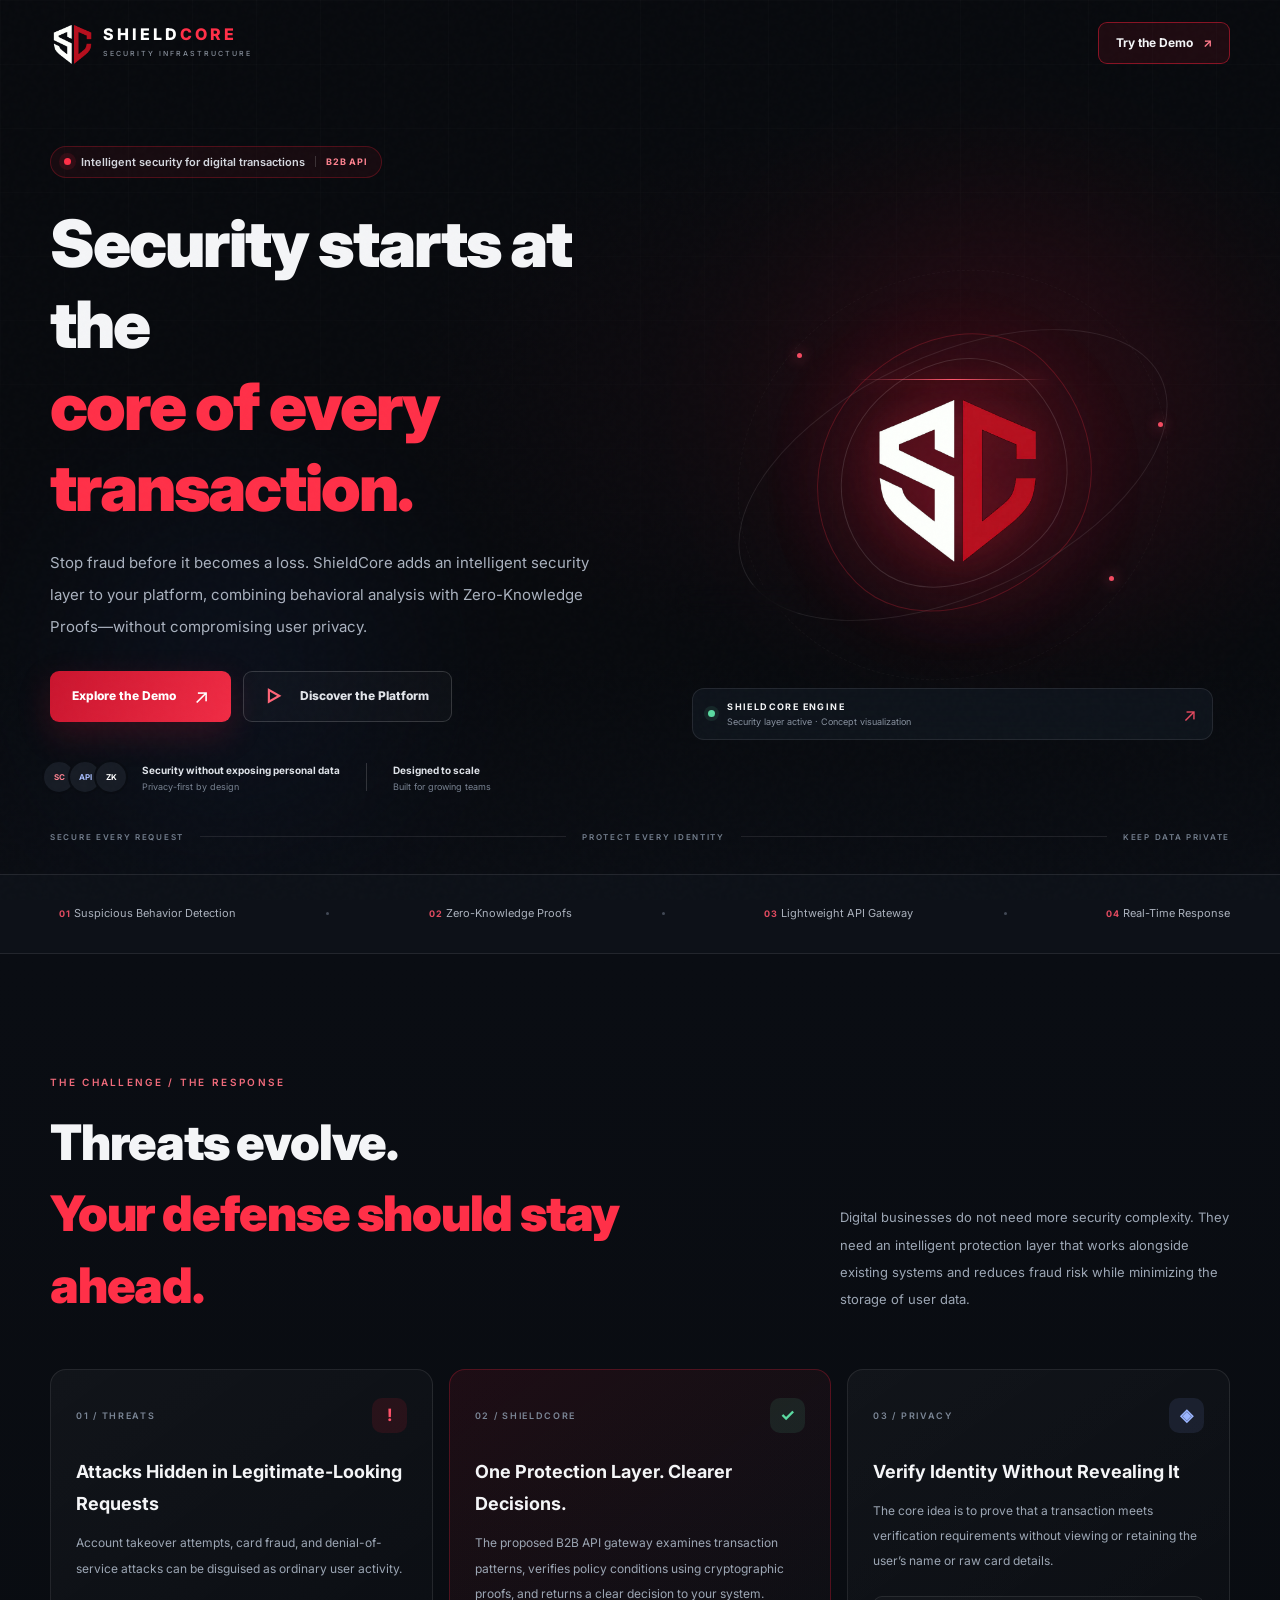
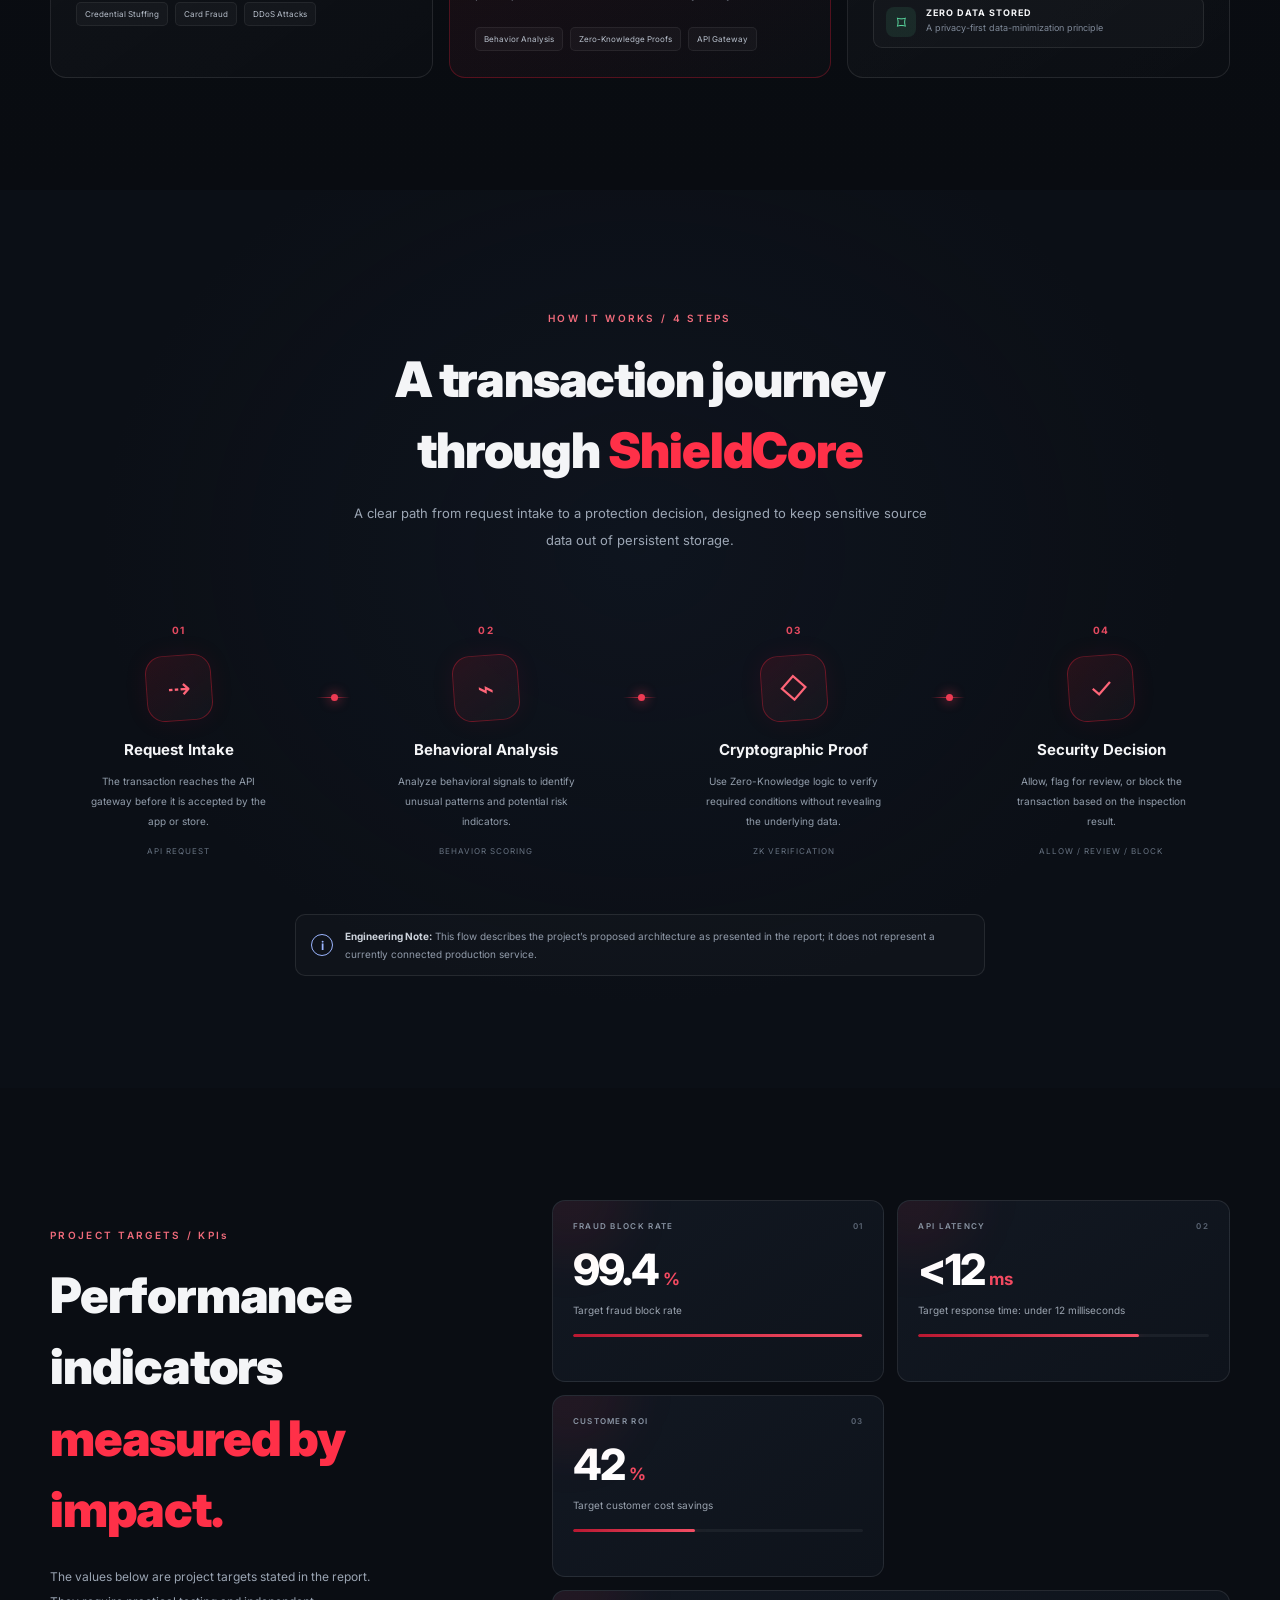
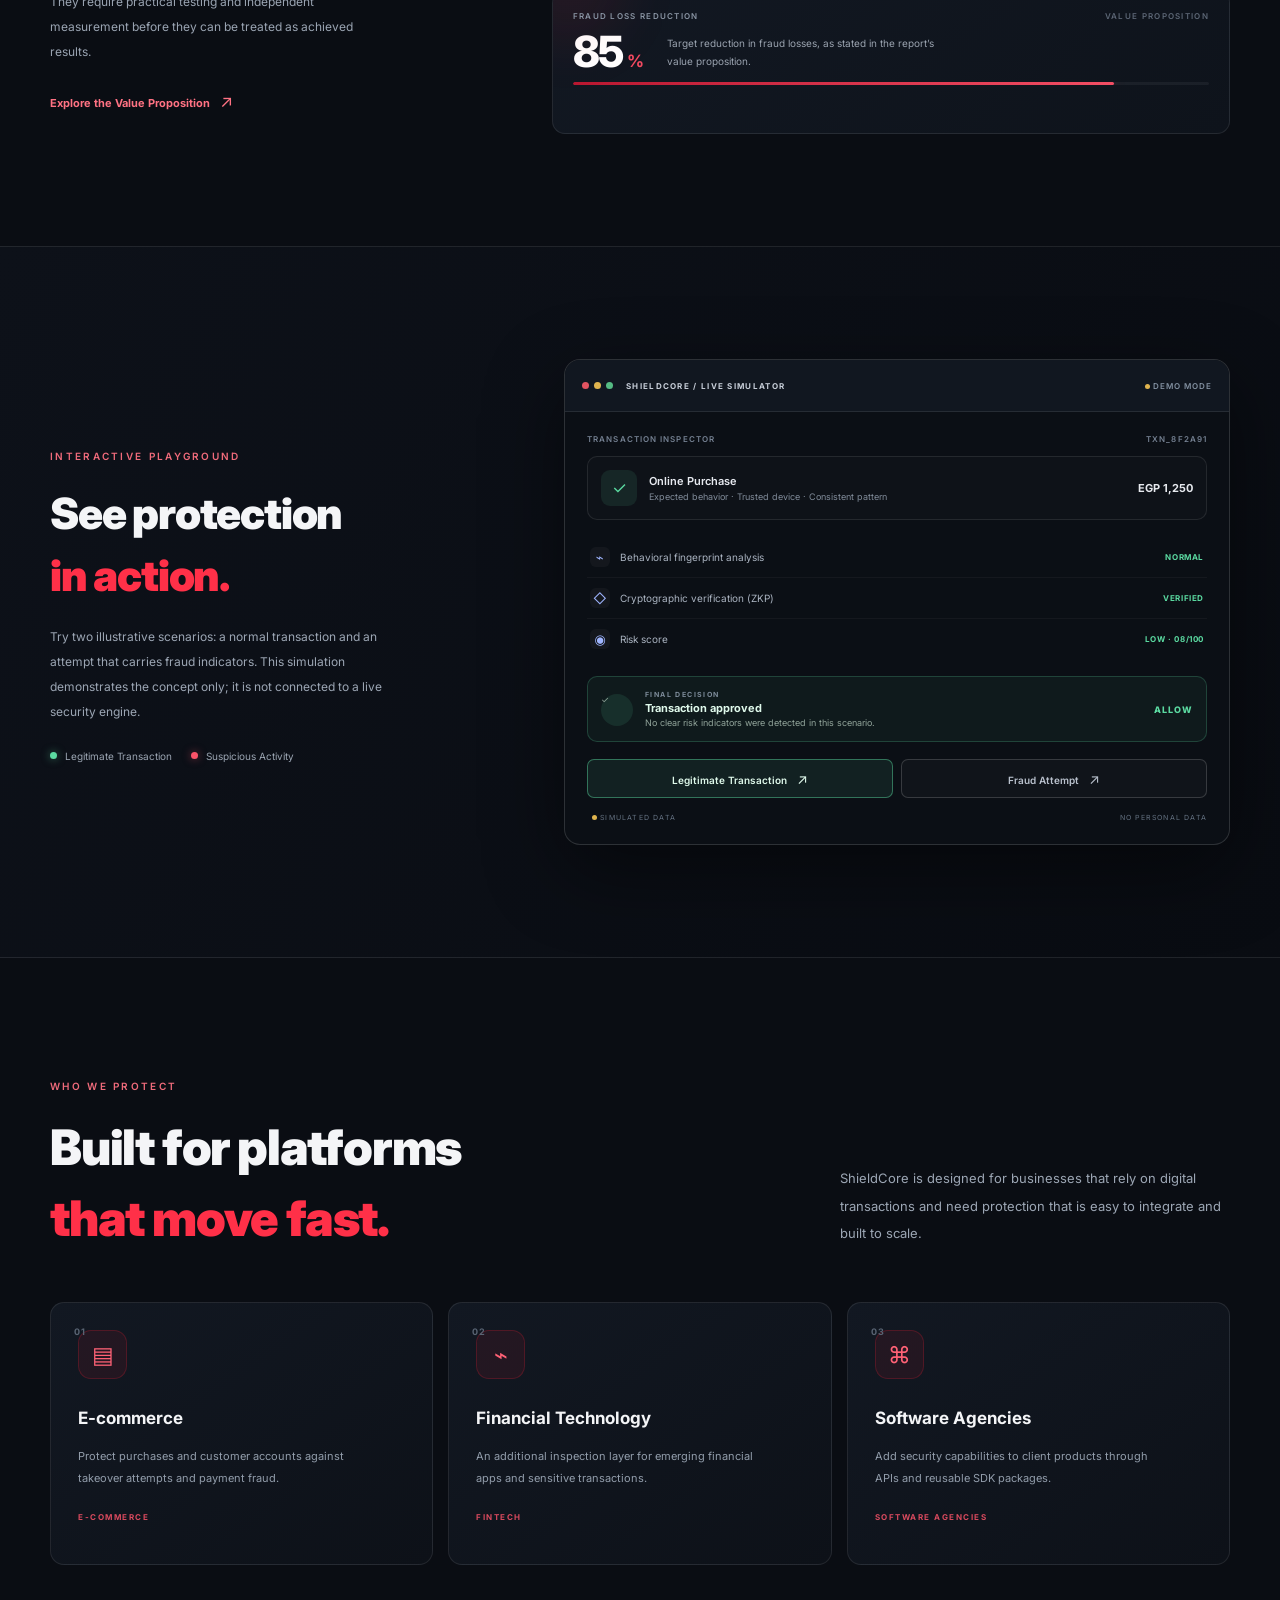
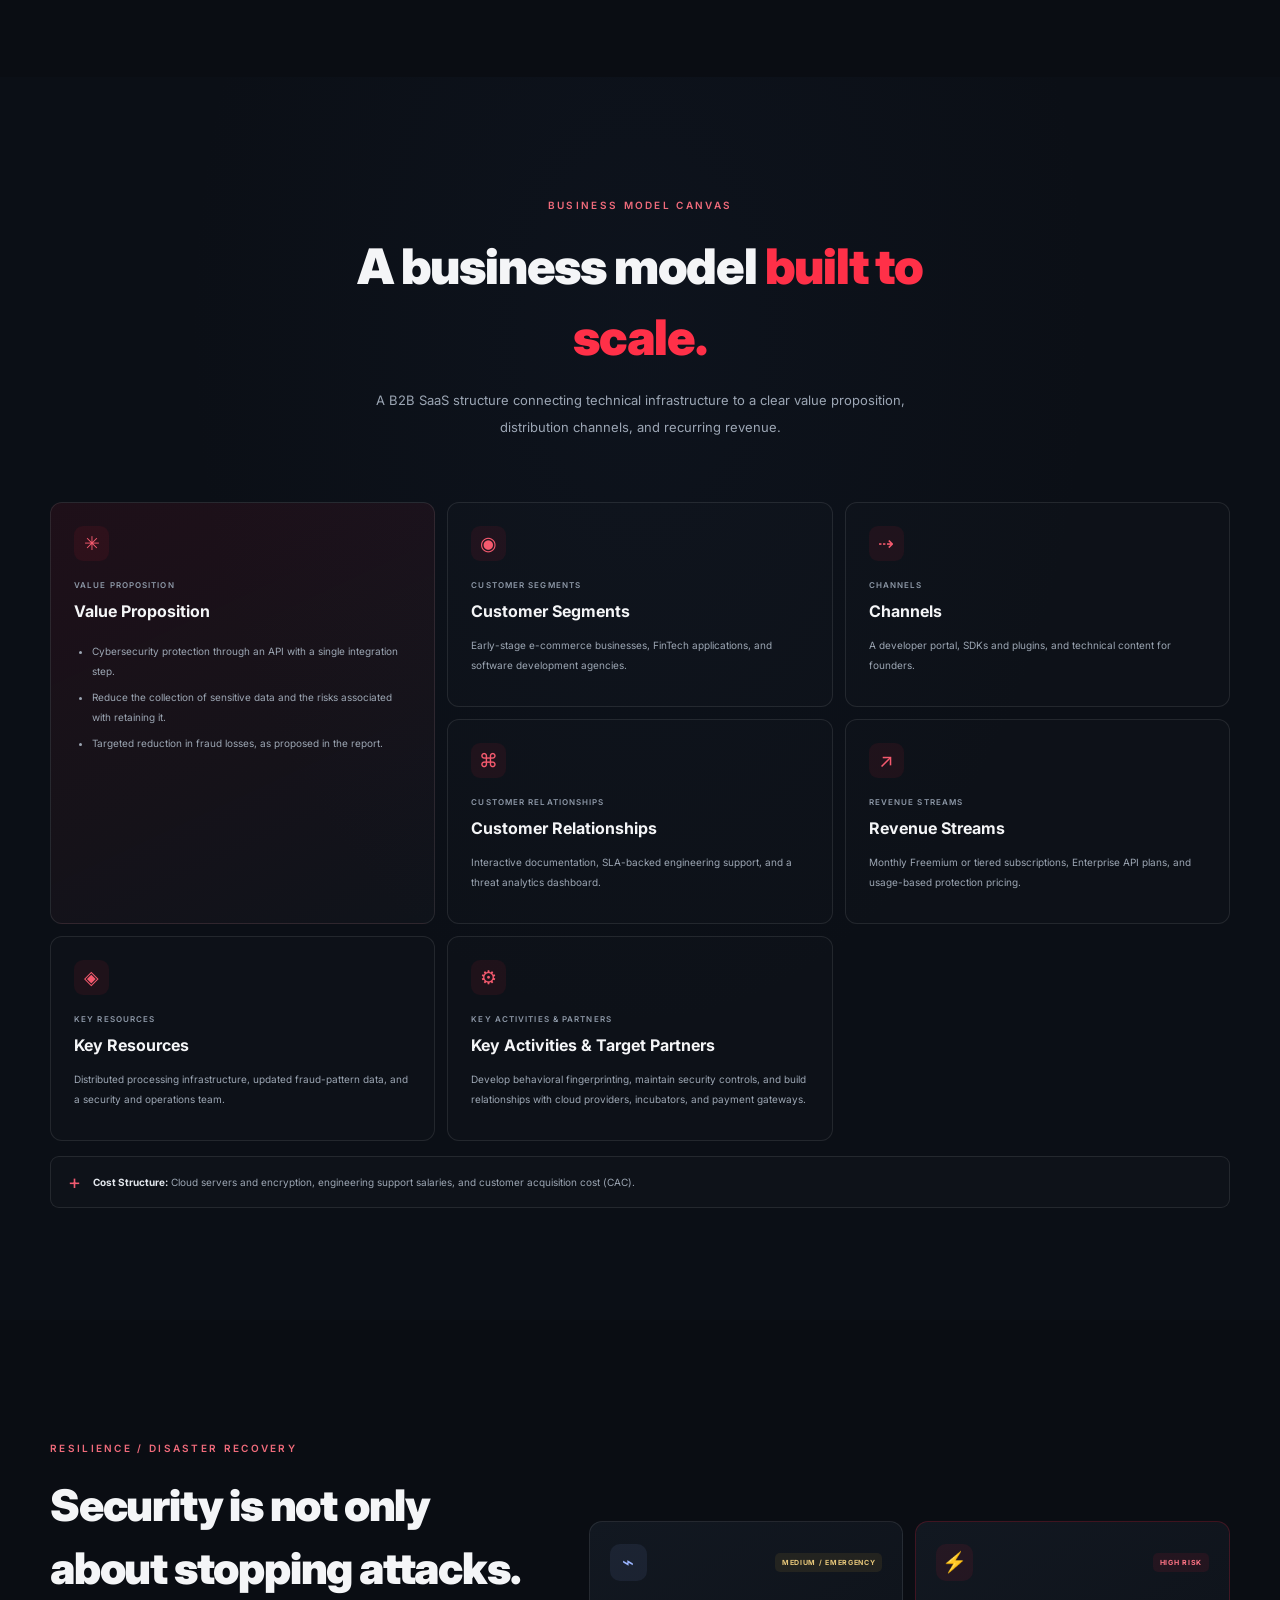
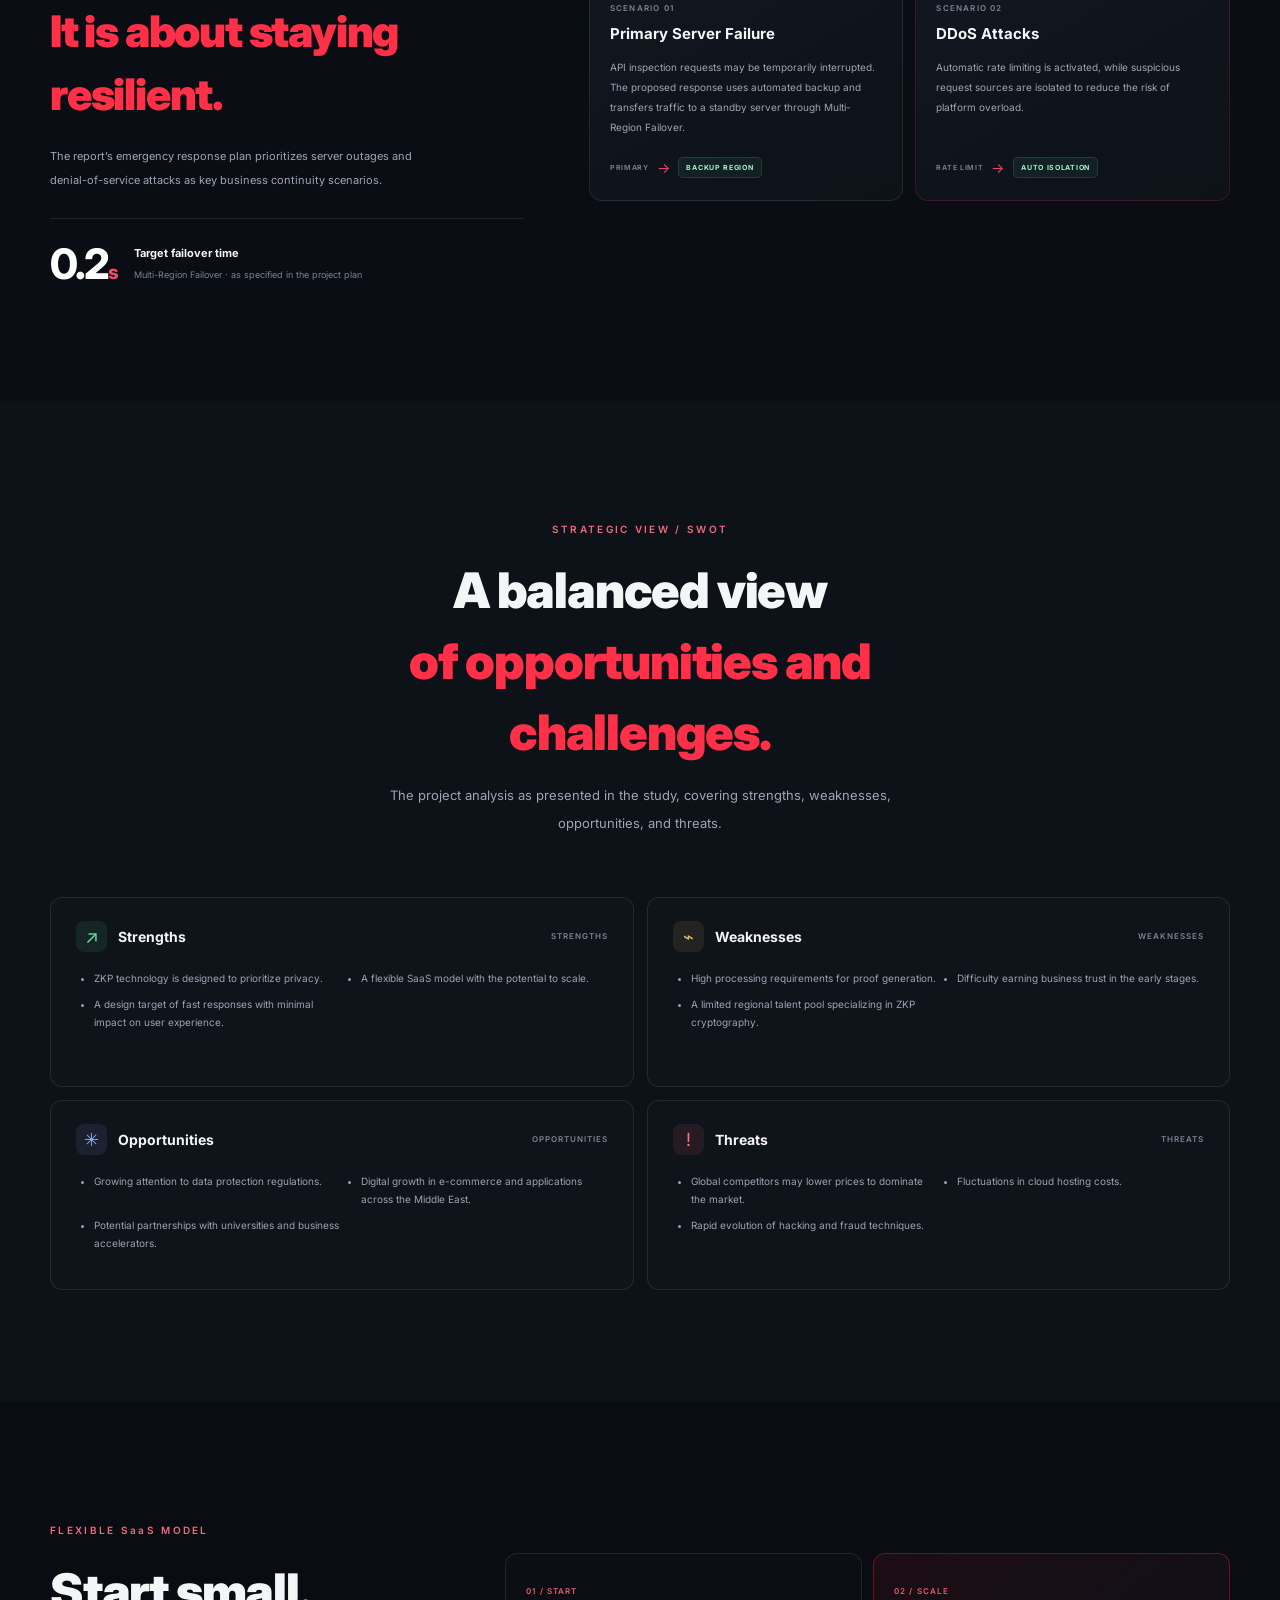
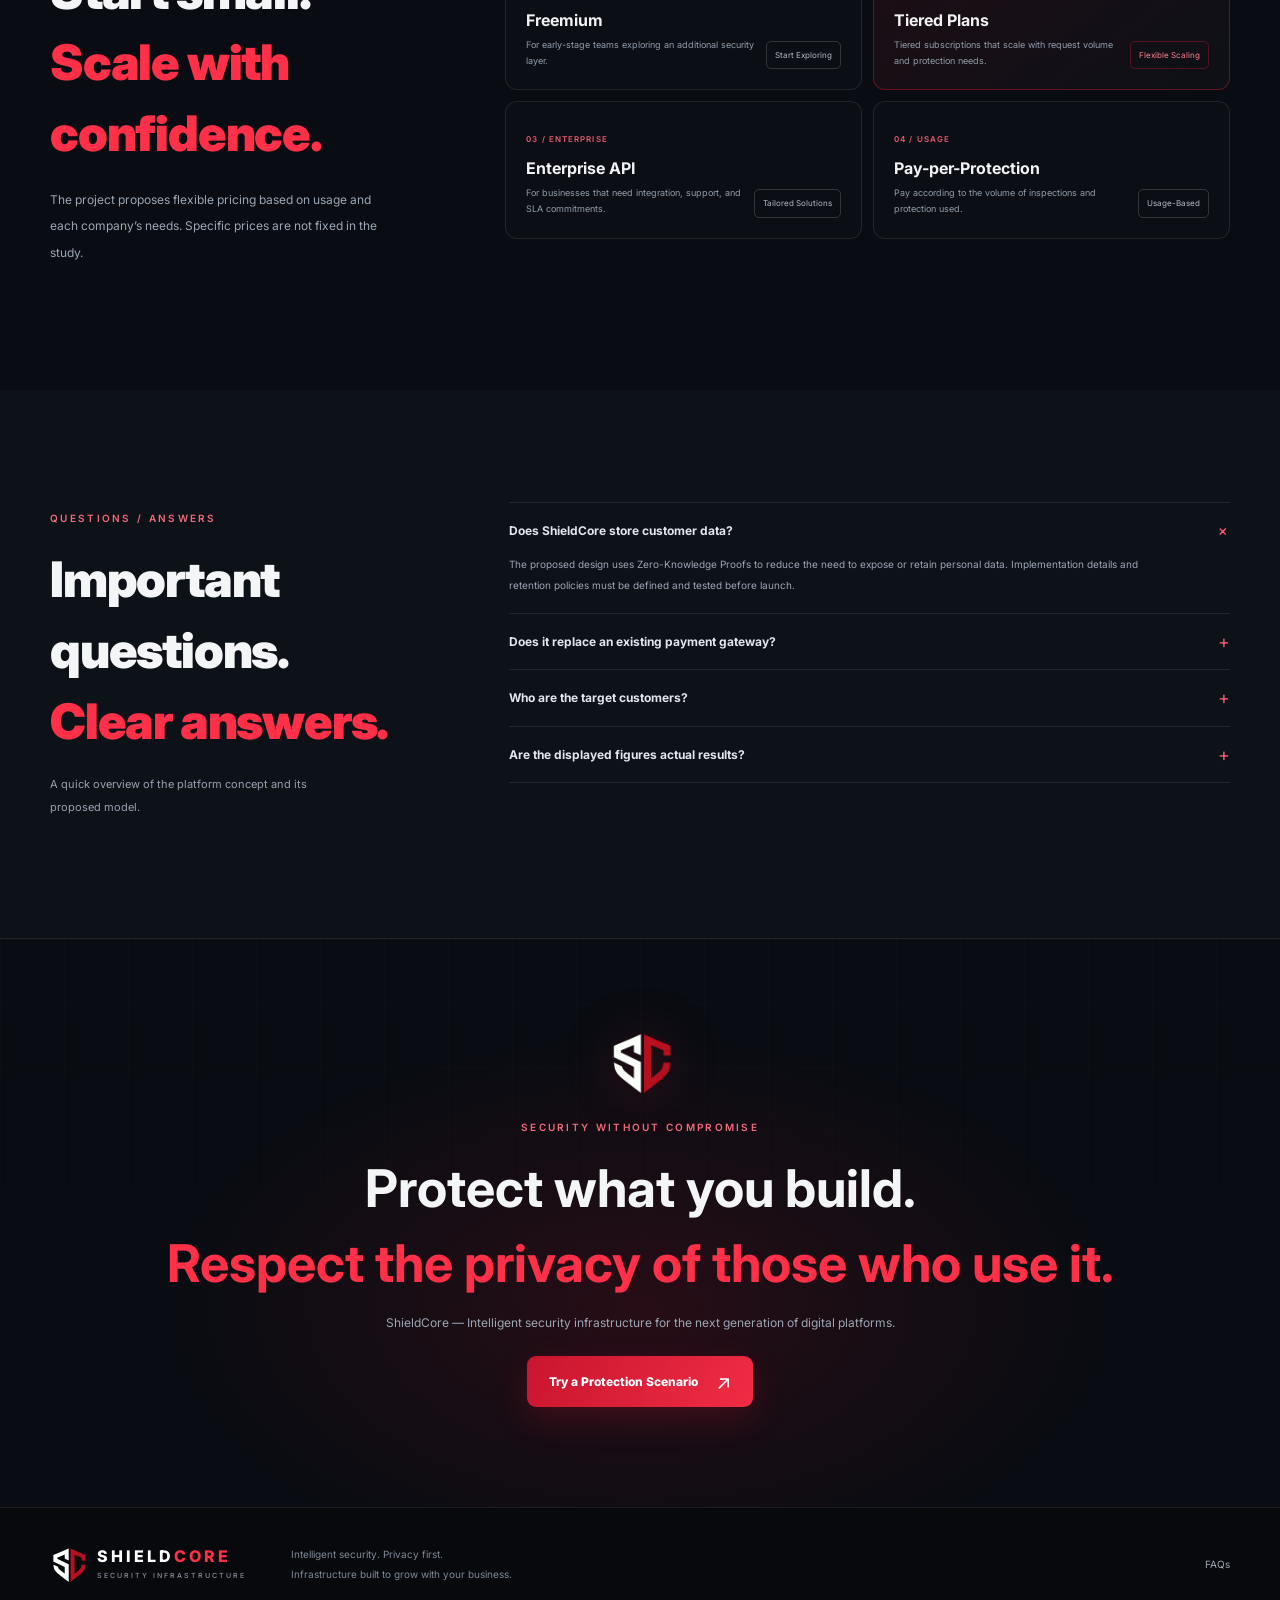
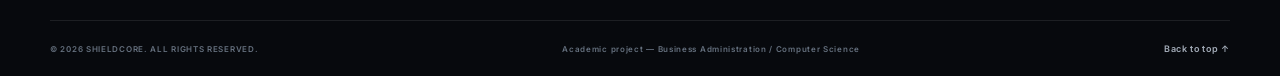
<file: index.html>
<!doctype html>
<html lang="en" dir="ltr">
<head>
  <meta charset="utf-8">
  <meta name="viewport" content="width=device-width, initial-scale=1">
  <meta name="theme-color" content="#07090d">
  <meta name="description" content="ShieldCore — An intelligent API security gateway for digital fraud prevention, behavioral risk analysis, and privacy-preserving verification with Zero-Knowledge Proofs.">
  <meta property="og:title" content="ShieldCore | Security Starts at the Core of Every Transaction">
  <meta property="og:description" content="Real-time security for digital transactions. Privacy without compromise. A B2B API Gateway concept designed for startups and digital platforms.">
  <meta property="og:type" content="website">
  <title>ShieldCore | Security Starts at the Core of Every Transaction</title>
  <link rel="icon" type="image/png" href="assets/shieldcore-mark.png">
  <link rel="preconnect" href="https://fonts.googleapis.com">
  <link rel="preconnect" href="https://fonts.gstatic.com" crossorigin>
  <link href="https://fonts.googleapis.com/css2?family=Inter:wght@400;500;600;700;800;900&display=swap" rel="stylesheet">
  
</head>
<body>
  <div class="page-noise" aria-hidden="true"></div>
  <div class="scroll-progress" id="scrollProgress" aria-hidden="true"></div>

  <header class="site-header" id="top">
    <div class="container nav-wrap">
      <a class="brand" href="#top" aria-label="ShieldCore - Home">
        <img src="assets/shieldcore-mark.png" alt="" class="brand-mark">
        <span class="brand-word">SHIELD<span>CORE</span><small>SECURITY INFRASTRUCTURE</small></span>
      </a>
      <button class="menu-toggle" id="menuToggle" aria-label="Open navigation menu" aria-expanded="false"><span></span><span></span></button>
      <nav class="main-nav" id="mainNav" aria-label="Main navigation">
        <a href="#platform"Platform</a>
        <a href="#how"How It Works</a>
        <a href="#industries"Industries</a>
        <a href="#business"Business Model</a>
        <a href="#resilience"Resilience</a>
      </nav>
      <a class="nav-cta" href="#demo">Try the Demo <span>↗</span></a>
    </div>
  </header>

  <main>
    <section class="hero section-shell" id="hero">
      <div class="hero-grid"></div>
      <div class="hero-glow glow-one"></div><div class="hero-glow glow-two"></div>
      <div class="container hero-layout">
        <div class="hero-copy reveal">
          <div class="eyebrow"><span class="pulse-dot"></span> Intelligent security for digital transactions <b>B2B API</b></div>
          <h1>Security starts at the<br><em>core of every transaction.</em></h1>
          <p class="hero-lead">Stop fraud before it becomes a loss. ShieldCore adds an intelligent security layer to your platform, combining behavioral analysis with Zero-Knowledge Proofs—without compromising user privacy.</p>
          <div class="hero-actions">
            <a class="btn btn-primary" href="#demo">Explore the Demo <span>↗</span></a>
            <a class="btn btn-ghost" href="#platform"><span class="play-icon">▷</span> Discover the Platform</a>
          </div>
          <div class="hero-proof">
            <div class="proof-avatars"><i>SC</i><i>API</i><i>ZK</i></div>
            <div><strong>Security without exposing personal data</strong><small>Privacy-first by design</small></div>
            <div class="proof-divider"></div>
            <div><strong>Designed to scale</strong><small>Built for growing teams</small></div>
          </div>
        </div>

        <div class="hero-visual reveal delay-2" aria-label="ShieldCore platform visualization">
          <div class="visual-orbit orbit-a"></div><div class="visual-orbit orbit-b"></div>
          <div class="orbit-tag tag-a"><span class="tiny-dot red"></span> BEHAVIOR ENGINE</div>
          <div class="orbit-tag tag-b"><span class="tiny-dot"></span> ZERO-KNOWLEDGE</div>
          <div class="orbit-tag tag-c"><span class="tiny-dot green"></span> REAL-TIME CHECK</div>
          <div class="hero-shield-wrap">
            <div class="shield-ring ring-outer"></div><div class="shield-ring ring-inner"></div>
            <div class="shield-core"><img src="assets/shieldcore-mark.png" alt="ShieldCore mark"></div>
            <div class="shield-scan"></div>
          </div>
          <div class="signal signal-1"></div><div class="signal signal-2"></div><div class="signal signal-3"></div>
          <div class="visual-caption"><span class="live-indicator"></span><div><b>SHIELDCORE ENGINE</b><small>Security layer active · Concept visualization</small></div><span class="caption-arrow">↗</span></div>
        </div>
      </div>
      <div class="container hero-bottom"><span>SECURE EVERY REQUEST</span><div class="hero-line"></div><span>PROTECT EVERY IDENTITY</span><div class="hero-line"></div><span>KEEP DATA PRIVATE</span></div>
    </section>

    <section class="signal-strip" aria-label="Platform capabilities">
      <div class="container signal-strip-inner">
        <span><b>01</b> Suspicious Behavior Detection</span><i></i>
        <span><b>02</b> Zero-Knowledge Proofs</span><i></i>
        <span><b>03</b> Lightweight API Gateway</span><i></i>
        <span><b>04</b> Real-Time Response</span>
      </div>
    </section>

    <section class="section section-problem" id="platform">
      <div class="container">
        <div class="section-heading split-heading reveal">
          <div><span class="section-kicker">THE CHALLENGE / THE RESPONSE</span><h2>Threats evolve.<br><em>Your defense should stay ahead.</em></h2></div>
          <p>Digital businesses do not need more security complexity. They need an intelligent protection layer that works alongside existing systems and reduces fraud risk while minimizing the storage of user data.</p>
        </div>
        <div class="problem-grid">
          <article class="problem-card reveal">
            <div class="card-topline"><span class="card-index">01 / THREATS</span><span class="card-symbol danger">!</span></div>
            <h3>Attacks Hidden in Legitimate-Looking Requests</h3>
            <p>Account takeover attempts, card fraud, and denial-of-service attacks can be disguised as ordinary user activity.</p>
            <div class="threat-list"><span>Credential Stuffing</span><span>Card Fraud</span><span>DDoS Attacks</span></div>
          </article>
          <article class="problem-card solution-card reveal delay-1">
            <div class="card-topline"><span class="card-index">02 / SHIELDCORE</span><span class="card-symbol safe">✓</span></div>
            <h3>One Protection Layer. Clearer Decisions.</h3>
            <p>The proposed B2B API gateway examines transaction patterns, verifies policy conditions using cryptographic proofs, and returns a clear decision to your system.</p>
            <div class="threat-list"><span>Behavior Analysis</span><span>Zero-Knowledge Proofs</span><span>API Gateway</span></div>
          </article>
          <article class="problem-card reveal delay-2">
            <div class="card-topline"><span class="card-index">03 / PRIVACY</span><span class="card-symbol neutral">◈</span></div>
            <h3>Verify Identity Without Revealing It</h3>
            <p>The core idea is to prove that a transaction meets verification requirements without viewing or retaining the user’s name or raw card details.</p>
            <div class="privacy-note"><span class="privacy-lock">⌑</span><span><b>ZERO DATA STORED</b><small>A privacy-first data-minimization principle</small></span></div>
          </article>
        </div>
      </div>
    </section>

    <section class="section section-how" id="how">
      <div class="container">
        <div class="section-heading center-heading reveal">
          <span class="section-kicker">HOW IT WORKS / 4 STEPS</span>
          <h2>A transaction journey through <em>ShieldCore</em></h2>
          <p>A clear path from request intake to a protection decision, designed to keep sensitive source data out of persistent storage.</p>
        </div>
        <div class="flow-track">
          <article class="flow-step reveal"><div class="flow-number">01</div><div class="flow-icon"><span>⇢</span></div><h3>Request Intake</h3><p>The transaction reaches the API gateway before it is accepted by the app or store.</p><small>API REQUEST</small></article>
          <div class="flow-connector"><span></span></div>
          <article class="flow-step reveal delay-1"><div class="flow-number">02</div><div class="flow-icon"><span>⌁</span></div><h3>Behavioral Analysis</h3><p>Analyze behavioral signals to identify unusual patterns and potential risk indicators.</p><small>BEHAVIOR SCORING</small></article>
          <div class="flow-connector"><span></span></div>
          <article class="flow-step reveal delay-2"><div class="flow-number">03</div><div class="flow-icon"><span>◇</span></div><h3>Cryptographic Proof</h3><p>Use Zero-Knowledge logic to verify required conditions without revealing the underlying data.</p><small>ZK VERIFICATION</small></article>
          <div class="flow-connector"><span></span></div>
          <article class="flow-step reveal delay-3"><div class="flow-number">04</div><div class="flow-icon"><span>✓</span></div><h3>Security Decision</h3><p>Allow, flag for review, or block the transaction based on the inspection result.</p><small>ALLOW / REVIEW / BLOCK</small></article>
        </div>
        <div class="architecture-note reveal"><div class="note-icon">i</div><p><b>Engineering Note:</b> This flow describes the project’s proposed architecture as presented in the report; it does not represent a currently connected production service.</p></div>
      </div>
    </section>

    <section class="section section-metrics" id="impact">
      <div class="container metrics-shell">
        <div class="metrics-intro reveal"><span class="section-kicker">PROJECT TARGETS / KPIs</span><h2>Performance indicators<br><em>measured by impact.</em></h2><p>The values below are project targets stated in the report. They require practical testing and independent measurement before they can be treated as achieved results.</p><a href="#business" class="text-link">Explore the Value Proposition <span>↗</span></a></div>
        <div class="metrics-grid">
          <article class="metric-card reveal"><div class="metric-label">FRAUD BLOCK RATE <span>01</span></div><div class="metric-value"><strong data-count="99.4" data-decimals="1">0</strong><small>%</small></div><p>Target fraud block rate</p><div class="metric-bar"><i style="--bar:99.4%"></i></div></article>
          <article class="metric-card reveal delay-1"><div class="metric-label">API LATENCY <span>02</span></div><div class="metric-value"><strong data-count="12" data-prefix="&lt;">0</strong><small>ms</small></div><p>Target response time: under 12 milliseconds</p><div class="metric-bar"><i style="--bar:76%"></i></div></article>
          <article class="metric-card reveal delay-2"><div class="metric-label">CUSTOMER ROI <span>03</span></div><div class="metric-value"><strong data-count="42">0</strong><small>%</small></div><p>Target customer cost savings</p><div class="metric-bar"><i style="--bar:42%"></i></div></article>
          <article class="metric-card metric-card-wide reveal delay-3"><div class="metric-label">FRAUD LOSS REDUCTION <span>VALUE PROPOSITION</span></div><div class="metric-wide-content"><div class="metric-value"><strong data-count="85">0</strong><small>%</small></div><p>Target reduction in fraud losses, as stated in the report’s value proposition.</p></div><div class="metric-bar"><i style="--bar:85%"></i></div></article>
        </div>
      </div>
    </section>

    <section class="section section-demo" id="demo">
      <div class="container demo-layout">
        <div class="demo-copy reveal"><span class="section-kicker">INTERACTIVE PLAYGROUND</span><h2>See protection<br><em>in action.</em></h2><p>Try two illustrative scenarios: a normal transaction and an attempt that carries fraud indicators. This simulation demonstrates the concept only; it is not connected to a live security engine.</p><div class="demo-legend"><span><i class="legend-dot green"></i> Legitimate Transaction</span><span><i class="legend-dot red"></i> Suspicious Activity</span></div></div>
        <div class="demo-console reveal delay-1">
          <div class="console-header"><div class="console-title"><span class="console-lights"><i></i><i></i><i></i></span><b>SHIELDCORE / LIVE SIMULATOR</b></div><span class="console-state"><i></i> DEMO MODE</span></div>
          <div class="console-body">
            <div class="console-meta"><span>TRANSACTION INSPECTOR</span><span id="transactionId">TXN_8F2A91</span></div>
            <div class="transaction-card"><div class="transaction-avatar" id="transactionAvatar">✓</div><div class="transaction-info"><b id="transactionName">Online Purchase</b><small id="transactionDetail">Expected behavior · Trusted device · Consistent pattern</small></div><div class="transaction-amount" id="transactionAmount">EGP 1,250</div></div>
            <div class="analysis-list" id="analysisList">
              <div class="analysis-row"><span class="analysis-icon">⌁</span><span>Behavioral fingerprint analysis</span><b class="analysis-result good">NORMAL</b></div>
              <div class="analysis-row"><span class="analysis-icon">◇</span><span>Cryptographic verification (ZKP)</span><b class="analysis-result good">VERIFIED</b></div>
              <div class="analysis-row"><span class="analysis-icon">◉</span><span>Risk score</span><b class="analysis-result good">LOW · 08/100</b></div>
            </div>
            <div class="decision-panel" id="decisionPanel"><span class="decision-icon">✓</span><div><small>FINAL DECISION</small><b id="decisionTitle">Transaction approved</b><span id="decisionDescription">No clear risk indicators were detected in this scenario.</span></div><strong id="decisionBadge">ALLOW</strong></div>
            <div class="console-actions"><button class="scenario-btn active" data-scenario="safe" type="button">Legitimate Transaction <span>↗</span></button><button class="scenario-btn danger-btn" data-scenario="risk" type="button">Fraud Attempt <span>↗</span></button></div>
            <div class="console-foot"><span><i></i> SIMULATED DATA</span><span>NO PERSONAL DATA</span></div>
          </div>
        </div>
      </div>
    </section>

    <section class="section section-industries" id="industries">
      <div class="container">
        <div class="section-heading split-heading reveal"><div><span class="section-kicker">WHO WE PROTECT</span><h2>Built for platforms<br><em>that move fast.</em></h2></div><p>ShieldCore is designed for businesses that rely on digital transactions and need protection that is easy to integrate and built to scale.</p></div>
        <div class="industry-grid">
          <article class="industry-card reveal"><div class="industry-number">01</div><div class="industry-icon">▤</div><h3>E-commerce</h3><p>Protect purchases and customer accounts against takeover attempts and payment fraud.</p><span>E-COMMERCE</span></article>
          <article class="industry-card reveal delay-1"><div class="industry-number">02</div><div class="industry-icon">⌁</div><h3>Financial Technology</h3><p>An additional inspection layer for emerging financial apps and sensitive transactions.</p><span>FINTECH</span></article>
          <article class="industry-card reveal delay-2"><div class="industry-number">03</div><div class="industry-icon">⌘</div><h3>Software Agencies</h3><p>Add security capabilities to client products through APIs and reusable SDK packages.</p><span>SOFTWARE AGENCIES</span></article>
        </div>
      </div>
    </section>

    <section class="section section-business" id="business">
      <div class="container">
        <div class="section-heading center-heading reveal"><span class="section-kicker">BUSINESS MODEL CANVAS</span><h2>A business model <em>built to scale.</em></h2><p>A B2B SaaS structure connecting technical infrastructure to a clear value proposition, distribution channels, and recurring revenue.</p></div>
        <div class="business-grid">
          <article class="business-card large-card reveal"><span class="business-icon">✳</span><small>VALUE PROPOSITION</small><h3>Value Proposition</h3><ul><li>Cybersecurity protection through an API with a single integration step.</li><li>Reduce the collection of sensitive data and the risks associated with retaining it.</li><li>Targeted reduction in fraud losses, as proposed in the report.</li></ul></article>
          <article class="business-card reveal delay-1"><span class="business-icon">◉</span><small>CUSTOMER SEGMENTS</small><h3>Customer Segments</h3><p>Early-stage e-commerce businesses, FinTech applications, and software development agencies.</p></article>
          <article class="business-card reveal delay-2"><span class="business-icon">⇢</span><small>CHANNELS</small><h3>Channels</h3><p>A developer portal, SDKs and plugins, and technical content for founders.</p></article>
          <article class="business-card reveal"><span class="business-icon">⌘</span><small>CUSTOMER RELATIONSHIPS</small><h3>Customer Relationships</h3><p>Interactive documentation, SLA-backed engineering support, and a threat analytics dashboard.</p></article>
          <article class="business-card reveal delay-1"><span class="business-icon">↗</span><small>REVENUE STREAMS</small><h3>Revenue Streams</h3><p>Monthly Freemium or tiered subscriptions, Enterprise API plans, and usage-based protection pricing.</p></article>
          <article class="business-card reveal delay-2"><span class="business-icon">◈</span><small>KEY RESOURCES</small><h3>Key Resources</h3><p>Distributed processing infrastructure, updated fraud-pattern data, and a security and operations team.</p></article>
          <article class="business-card reveal"><span class="business-icon">⚙</span><small>KEY ACTIVITIES & PARTNERS</small><h3>Key Activities & Target Partners</h3><p>Develop behavioral fingerprinting, maintain security controls, and build relationships with cloud providers, incubators, and payment gateways.</p></article>
        </div>
        <div class="business-footnote reveal"><span>+</span><p><b>Cost Structure:</b> Cloud servers and encryption, engineering support salaries, and customer acquisition cost (CAC).</p></div>
      </div>
    </section>

    <section class="section section-resilience" id="resilience">
      <div class="container resilience-layout">
        <div class="resilience-copy reveal"><span class="section-kicker">RESILIENCE / DISASTER RECOVERY</span><h2>Security is not only about stopping attacks.<br><em>It is about staying resilient.</em></h2><p>The report’s emergency response plan prioritizes server outages and denial-of-service attacks as key business continuity scenarios.</p><div class="resilience-stat"><strong>0.2<span>s</span></strong><div><b>Target failover time</b><small>Multi-Region Failover · as specified in the project plan</small></div></div></div>
        <div class="resilience-cards">
          <article class="recovery-card reveal delay-1"><div class="recovery-top"><span class="recovery-icon">⌁</span><span class="severity medium">MEDIUM / EMERGENCY</span></div><small>SCENARIO 01</small><h3>Primary Server Failure</h3><p>API inspection requests may be temporarily interrupted. The proposed response uses automated backup and transfers traffic to a standby server through Multi-Region Failover.</p><div class="recovery-flow"><span>PRIMARY</span><i>→</i><span class="active-node">BACKUP REGION</span></div></article>
          <article class="recovery-card recovery-danger reveal delay-2"><div class="recovery-top"><span class="recovery-icon">⚡</span><span class="severity high">HIGH RISK</span></div><small>SCENARIO 02</small><h3>DDoS Attacks</h3><p>Automatic rate limiting is activated, while suspicious request sources are isolated to reduce the risk of platform overload.</p><div class="recovery-flow"><span>RATE LIMIT</span><i>→</i><span class="active-node">AUTO ISOLATION</span></div></article>
        </div>
      </div>
    </section>

    <section class="section section-swot" id="strategy">
      <div class="container">
        <div class="section-heading center-heading reveal"><span class="section-kicker">STRATEGIC VIEW / SWOT</span><h2>A balanced view<br><em>of opportunities and challenges.</em></h2><p>The project analysis as presented in the study, covering strengths, weaknesses, opportunities, and threats.</p></div>
        <div class="swot-grid">
          <article class="swot-card strength reveal"><div class="swot-title"><span>↗</span><b>Strengths</b><small>STRENGTHS</small></div><ul><li>ZKP technology is designed to prioritize privacy.</li><li>A flexible SaaS model with the potential to scale.</li><li>A design target of fast responses with minimal impact on user experience.</li></ul></article>
          <article class="swot-card weakness reveal delay-1"><div class="swot-title"><span>⌁</span><b>Weaknesses</b><small>WEAKNESSES</small></div><ul><li>High processing requirements for proof generation.</li><li>Difficulty earning business trust in the early stages.</li><li>A limited regional talent pool specializing in ZKP cryptography.</li></ul></article>
          <article class="swot-card opportunity reveal delay-2"><div class="swot-title"><span>✳</span><b>Opportunities</b><small>OPPORTUNITIES</small></div><ul><li>Growing attention to data protection regulations.</li><li>Digital growth in e-commerce and applications across the Middle East.</li><li>Potential partnerships with universities and business accelerators.</li></ul></article>
          <article class="swot-card threat reveal delay-3"><div class="swot-title"><span>!</span><b>Threats</b><small>THREATS</small></div><ul><li>Global competitors may lower prices to dominate the market.</li><li>Fluctuations in cloud hosting costs.</li><li>Rapid evolution of hacking and fraud techniques.</li></ul></article>
        </div>
      </div>
    </section>

    <section class="section section-pricing" id="pricing">
      <div class="container pricing-layout">
        <div class="pricing-copy reveal"><span class="section-kicker">FLEXIBLE SaaS MODEL</span><h2>Start small.<br><em>Scale with confidence.</em></h2><p>The project proposes flexible pricing based on usage and each company’s needs. Specific prices are not fixed in the study.</p></div>
        <div class="pricing-options">
          <article class="pricing-card reveal"><div><small>01 / START</small><h3>Freemium</h3><p>For early-stage teams exploring an additional security layer.</p></div><span class="pricing-tag">Start Exploring</span></article>
          <article class="pricing-card featured-price reveal delay-1"><div><small>02 / SCALE</small><h3>Tiered Plans</h3><p>Tiered subscriptions that scale with request volume and protection needs.</p></div><span class="pricing-tag">Flexible Scaling</span></article>
          <article class="pricing-card reveal delay-2"><div><small>03 / ENTERPRISE</small><h3>Enterprise API</h3><p>For businesses that need integration, support, and SLA commitments.</p></div><span class="pricing-tag">Tailored Solutions</span></article>
          <article class="pricing-card reveal delay-3"><div><small>04 / USAGE</small><h3>Pay-per-Protection</h3><p>Pay according to the volume of inspections and protection used.</p></div><span class="pricing-tag">Usage-Based</span></article>
        </div>
      </div>
    </section>

    <section class="section section-faq" id="faq">
      <div class="container faq-layout">
        <div class="section-heading reveal"><span class="section-kicker">QUESTIONS / ANSWERS</span><h2>Important questions.<br><em>Clear answers.</em></h2><p>A quick overview of the platform concept and its proposed model.</p></div>
        <div class="faq-list reveal delay-1">
          <details open><summary>Does ShieldCore store customer data?<span>+</span></summary><p>The proposed design uses Zero-Knowledge Proofs to reduce the need to expose or retain personal data. Implementation details and retention policies must be defined and tested before launch.</p></details>
          <details><summary>Does it replace an existing payment gateway?<span>+</span></summary><p>No. The concept adds an API inspection layer alongside existing systems. Integrations can be designed for the payment providers and platforms already used by each customer.</p></details>
          <details><summary>Who are the target customers?<span>+</span></summary><p>Start-up e-commerce businesses, emerging financial services apps, and software agencies building solutions for their clients.</p></details>
          <details><summary>Are the displayed figures actual results?<span>+</span></summary><p>No. The displayed figures are targets and proposed indicators from the project report. They are not published results from operational testing or a security certification.</p></details>
        </div>
      </div>
    </section>

    <section class="closing-cta">
      <div class="cta-grid"></div><div class="container closing-inner reveal"><img src="assets/shieldcore-mark.png" alt="" class="closing-mark"><span class="section-kicker">SECURITY WITHOUT COMPROMISE</span><h2>Protect what you build.<br><em>Respect the privacy of those who use it.</em></h2><p>ShieldCore — Intelligent security infrastructure for the next generation of digital platforms.</p><a href="#demo" class="btn btn-primary">Try a Protection Scenario <span>↗</span></a></div>
    </section>
  </main>

  <footer class="site-footer">
    <div class="container footer-main">
      <a class="brand footer-brand" href="#top"><img src="assets/shieldcore-mark.png" alt="" class="brand-mark"><span class="brand-word">SHIELD<span>CORE</span><small>SECURITY INFRASTRUCTURE</small></span></a>
      <p>Intelligent security. Privacy first.<br>Infrastructure built to grow with your business.</p>
      <div class="footer-links"><a href="#platform"Platform</a><a href="#how"How It Works</a><a href="#business"Business Model</a><a href="#faq">FAQs</a></div>
    </div>
    <div class="container footer-bottom"><span>© <span id="currentYear">2026</span> SHIELDCORE. ALL RIGHTS RESERVED.</span><span>Academic project — Business Administration / Computer Science</span><a href="#top">Back to top ↑</a></div>
  </footer>

  <div class="toast" id="toast" role="status" aria-live="polite"></div>
  <script src="loader.js" defer></script>
</body>
</html>
</file>
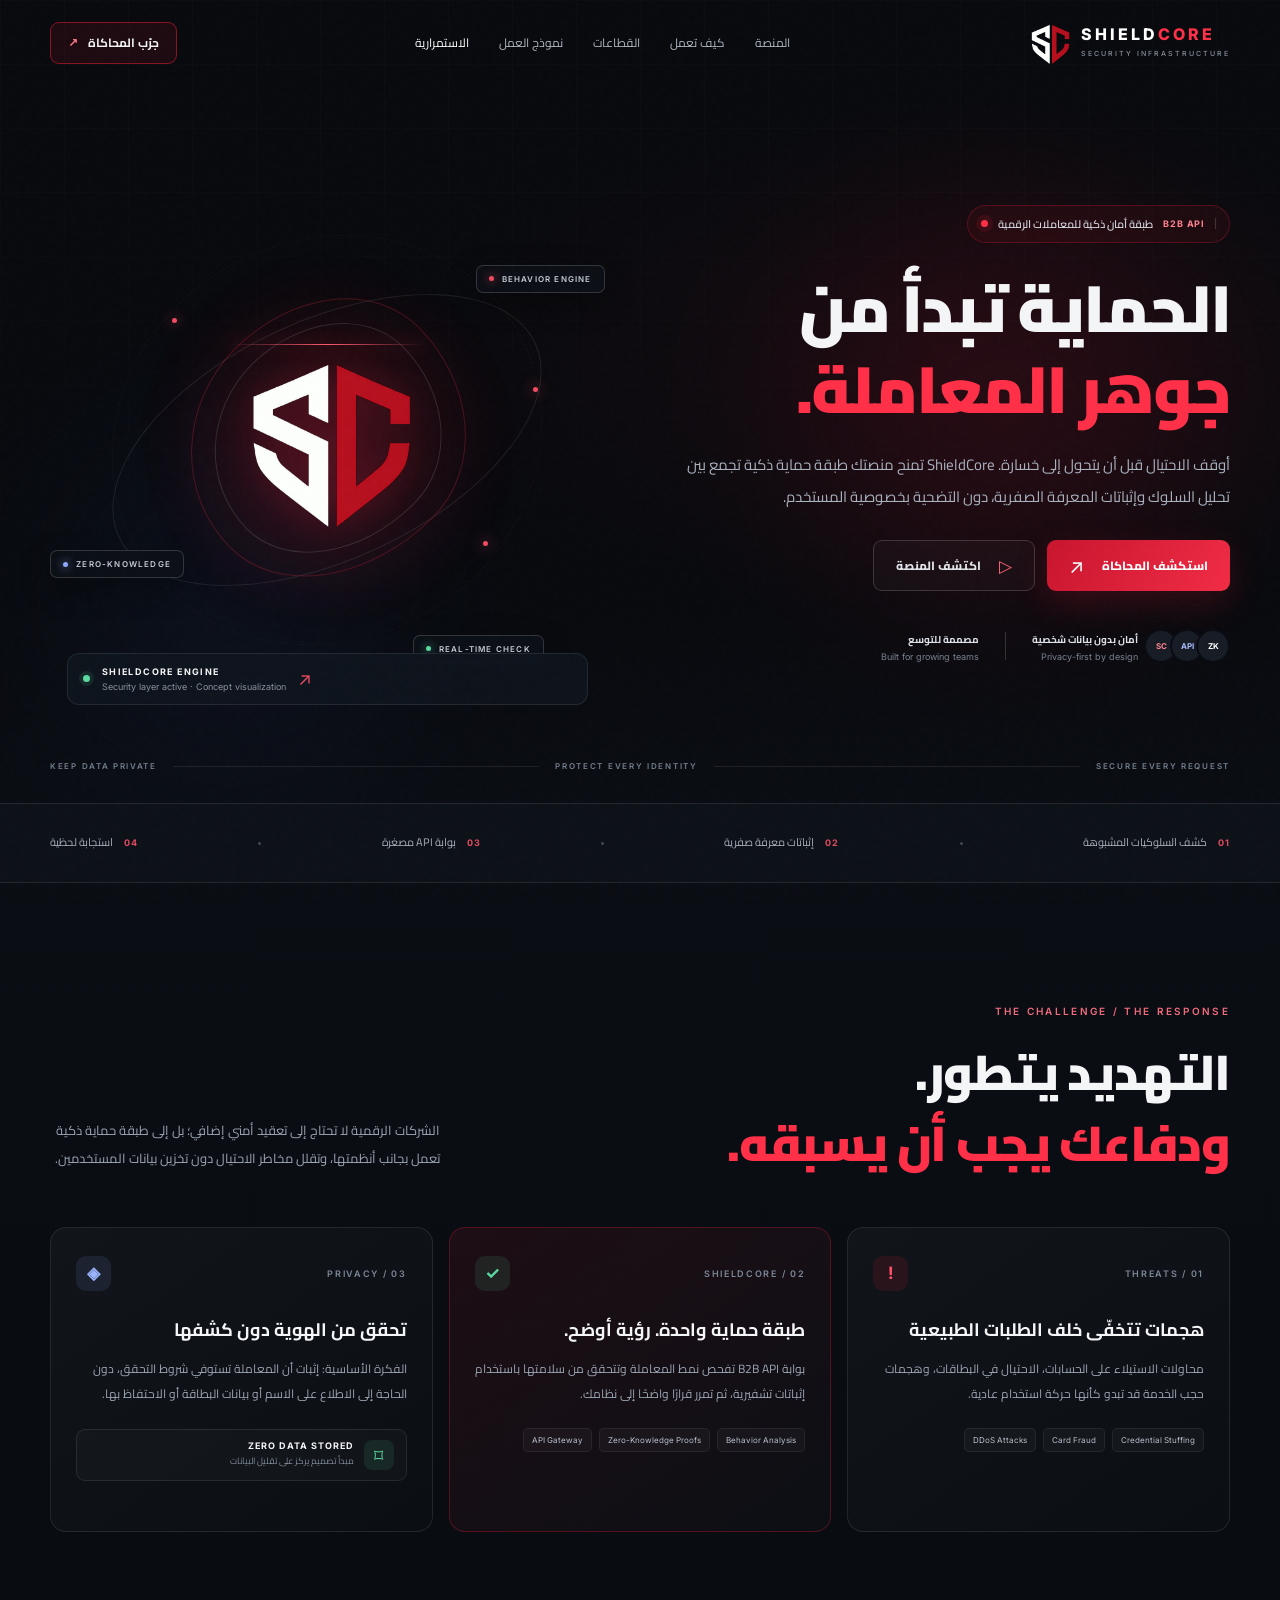
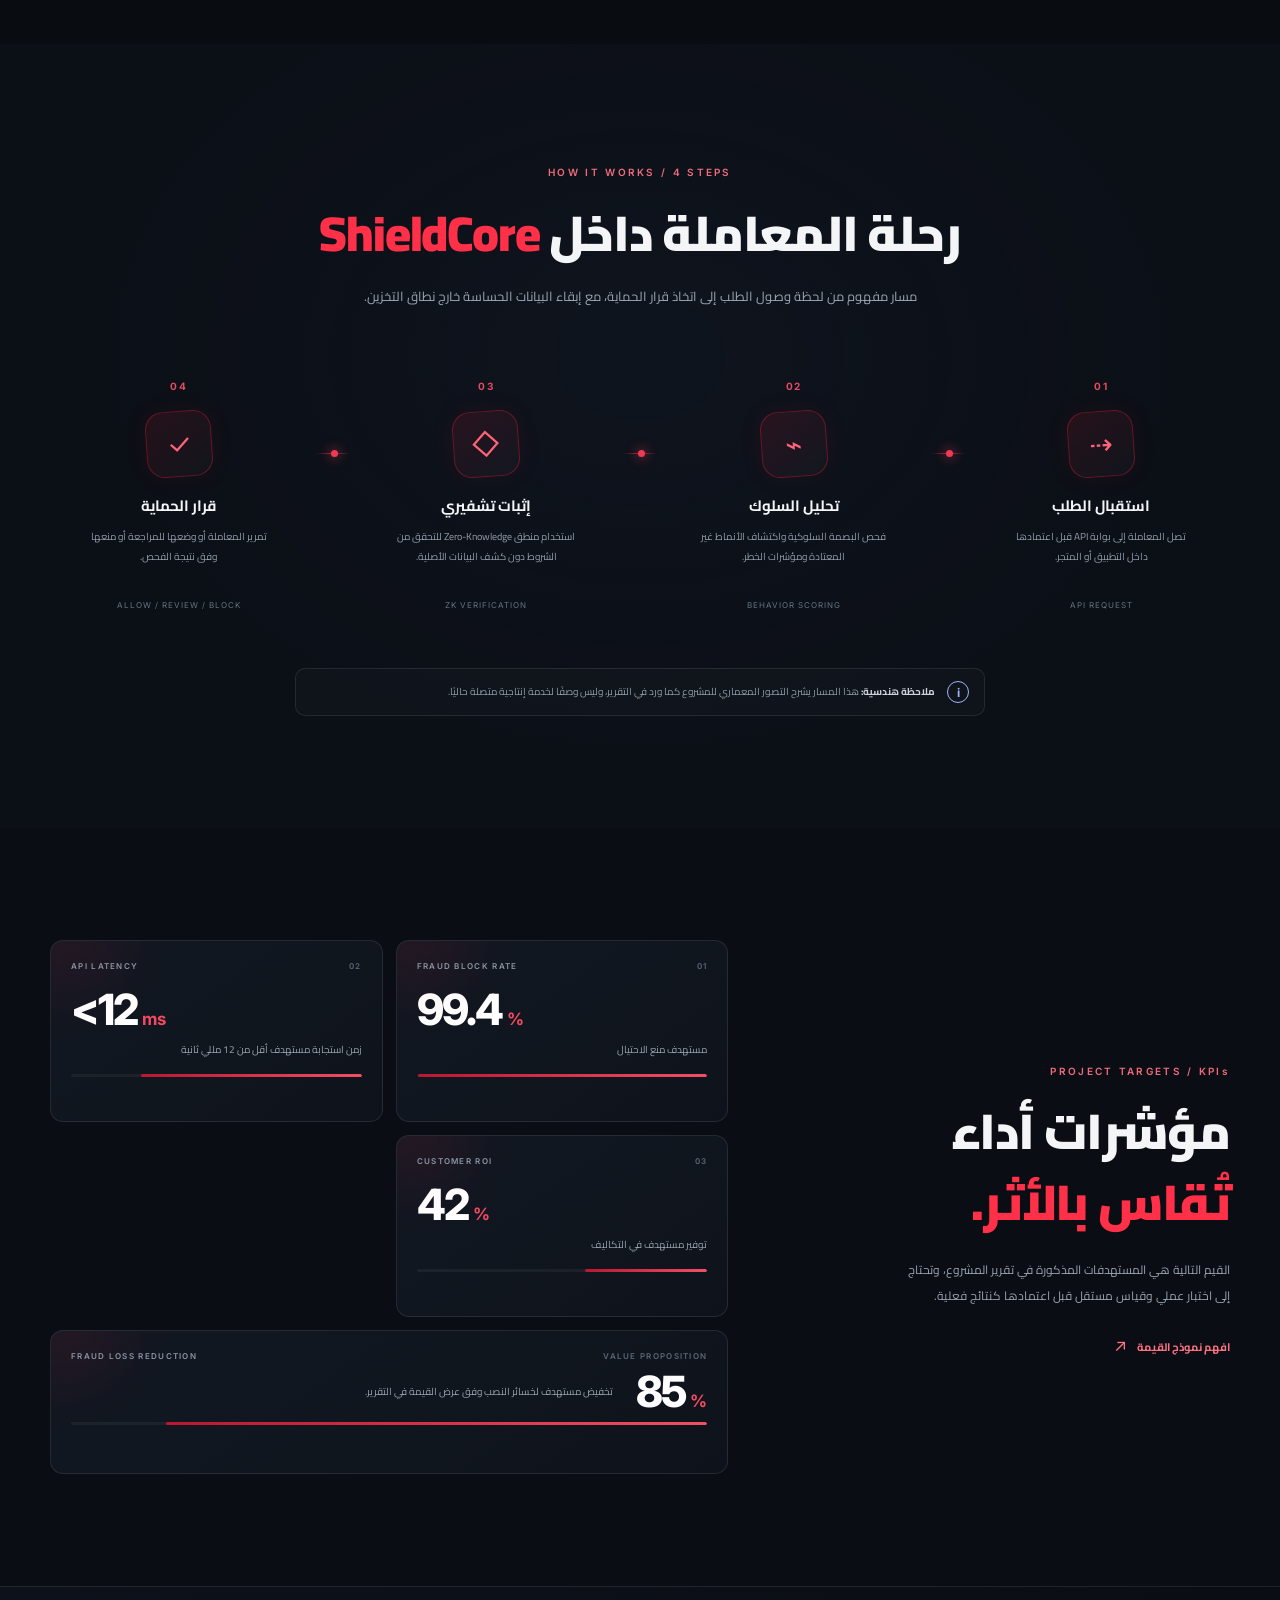
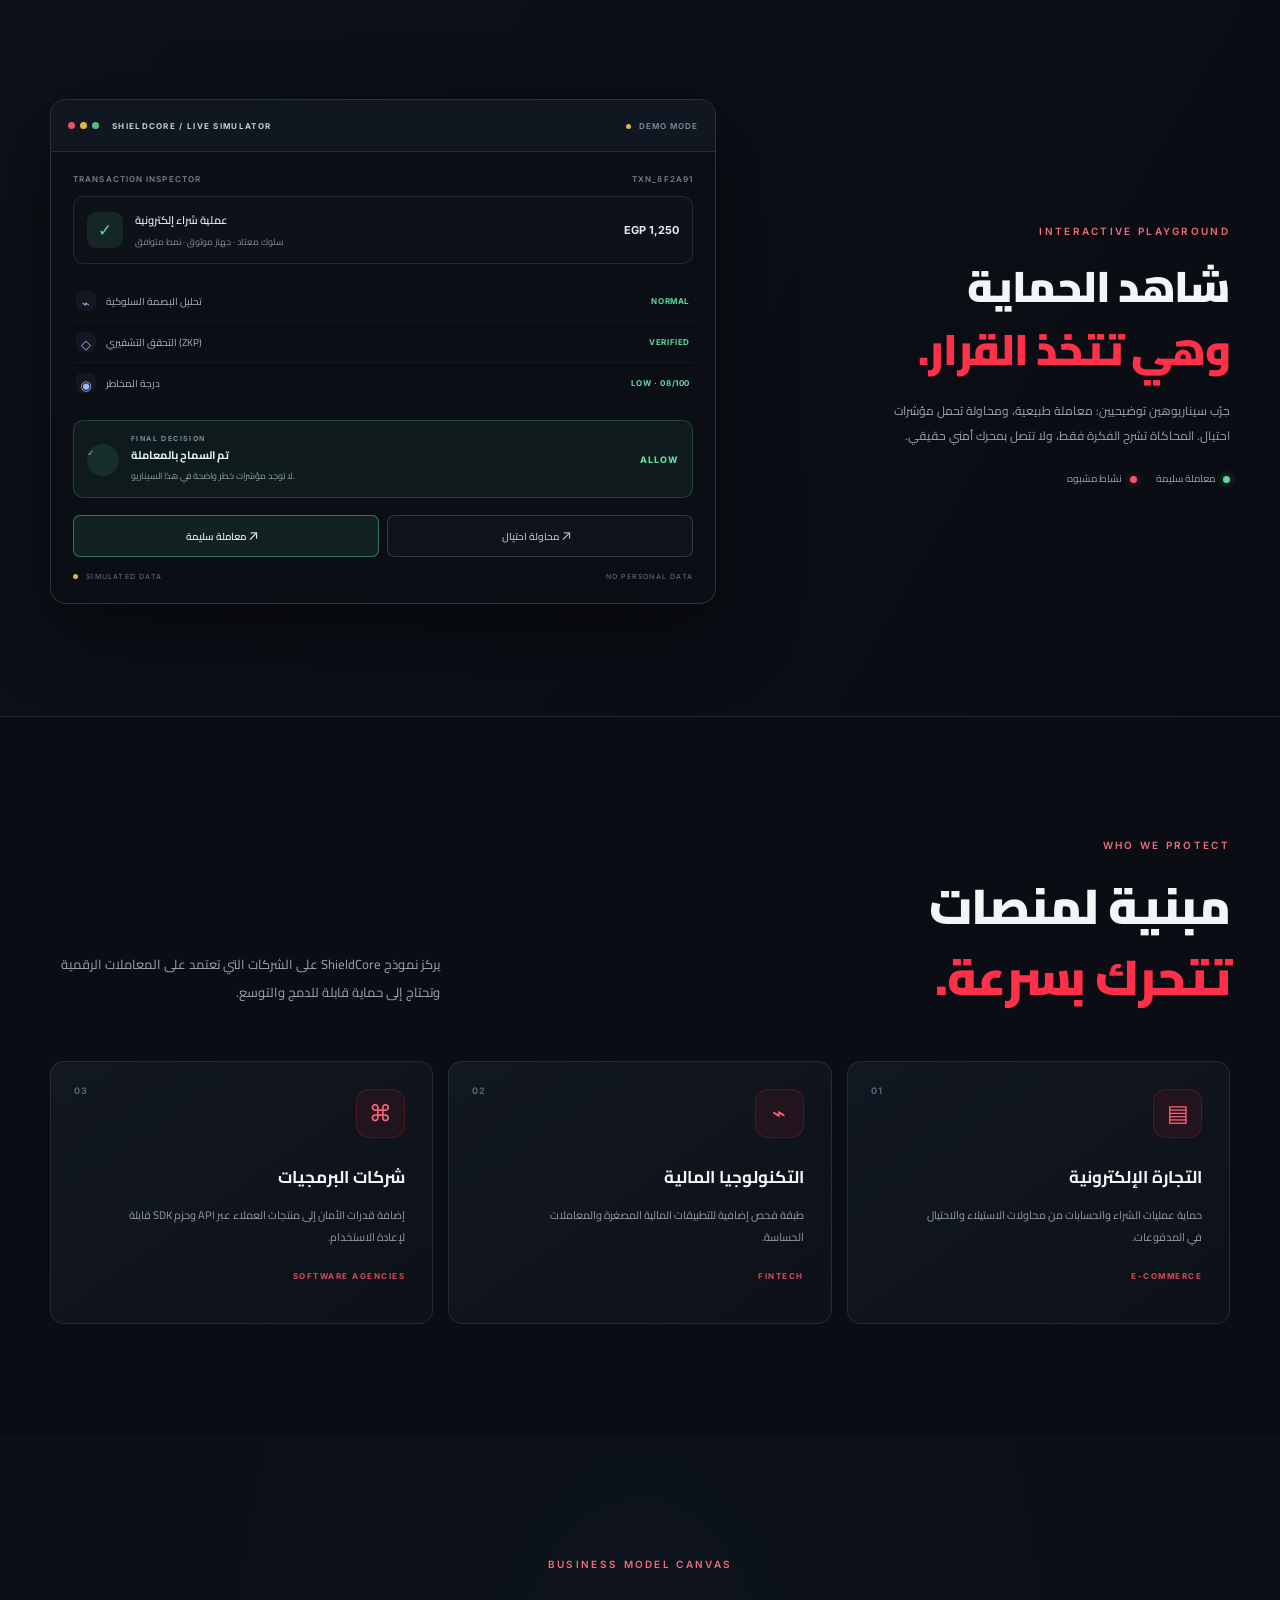
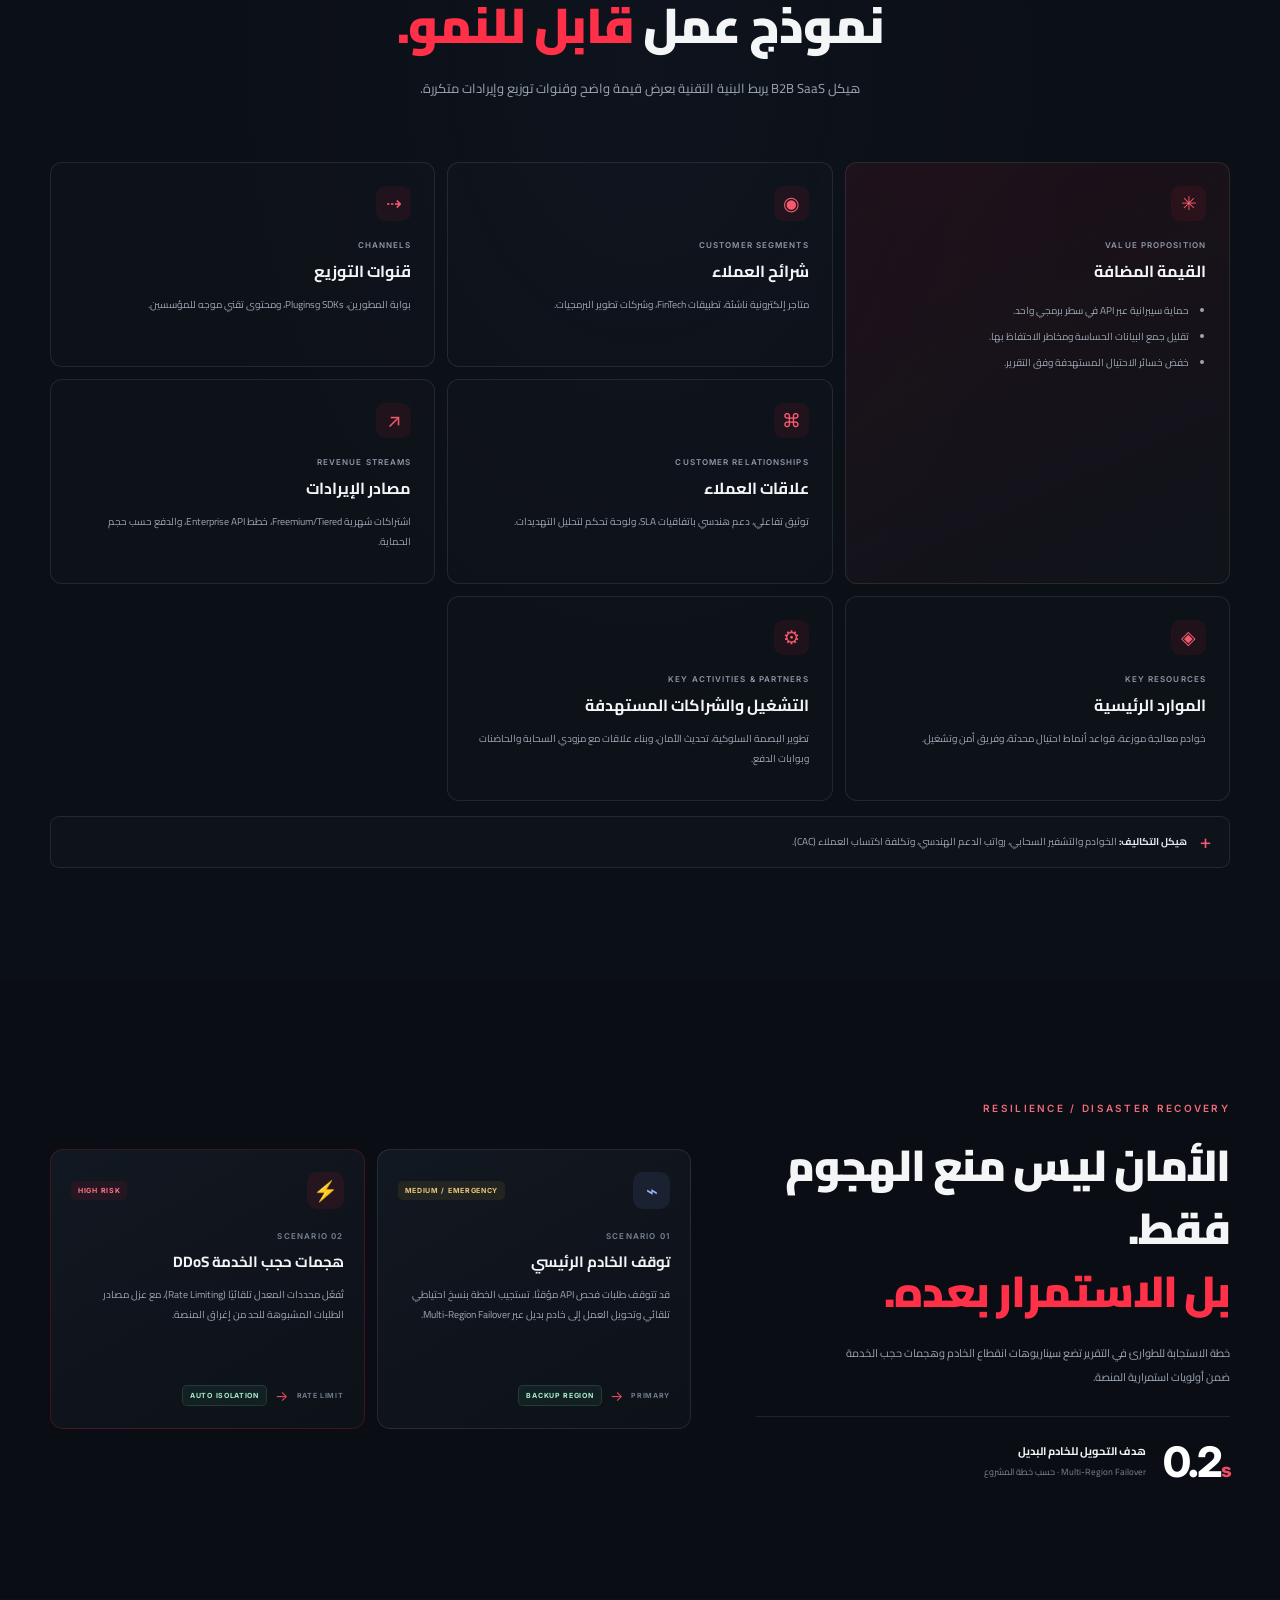
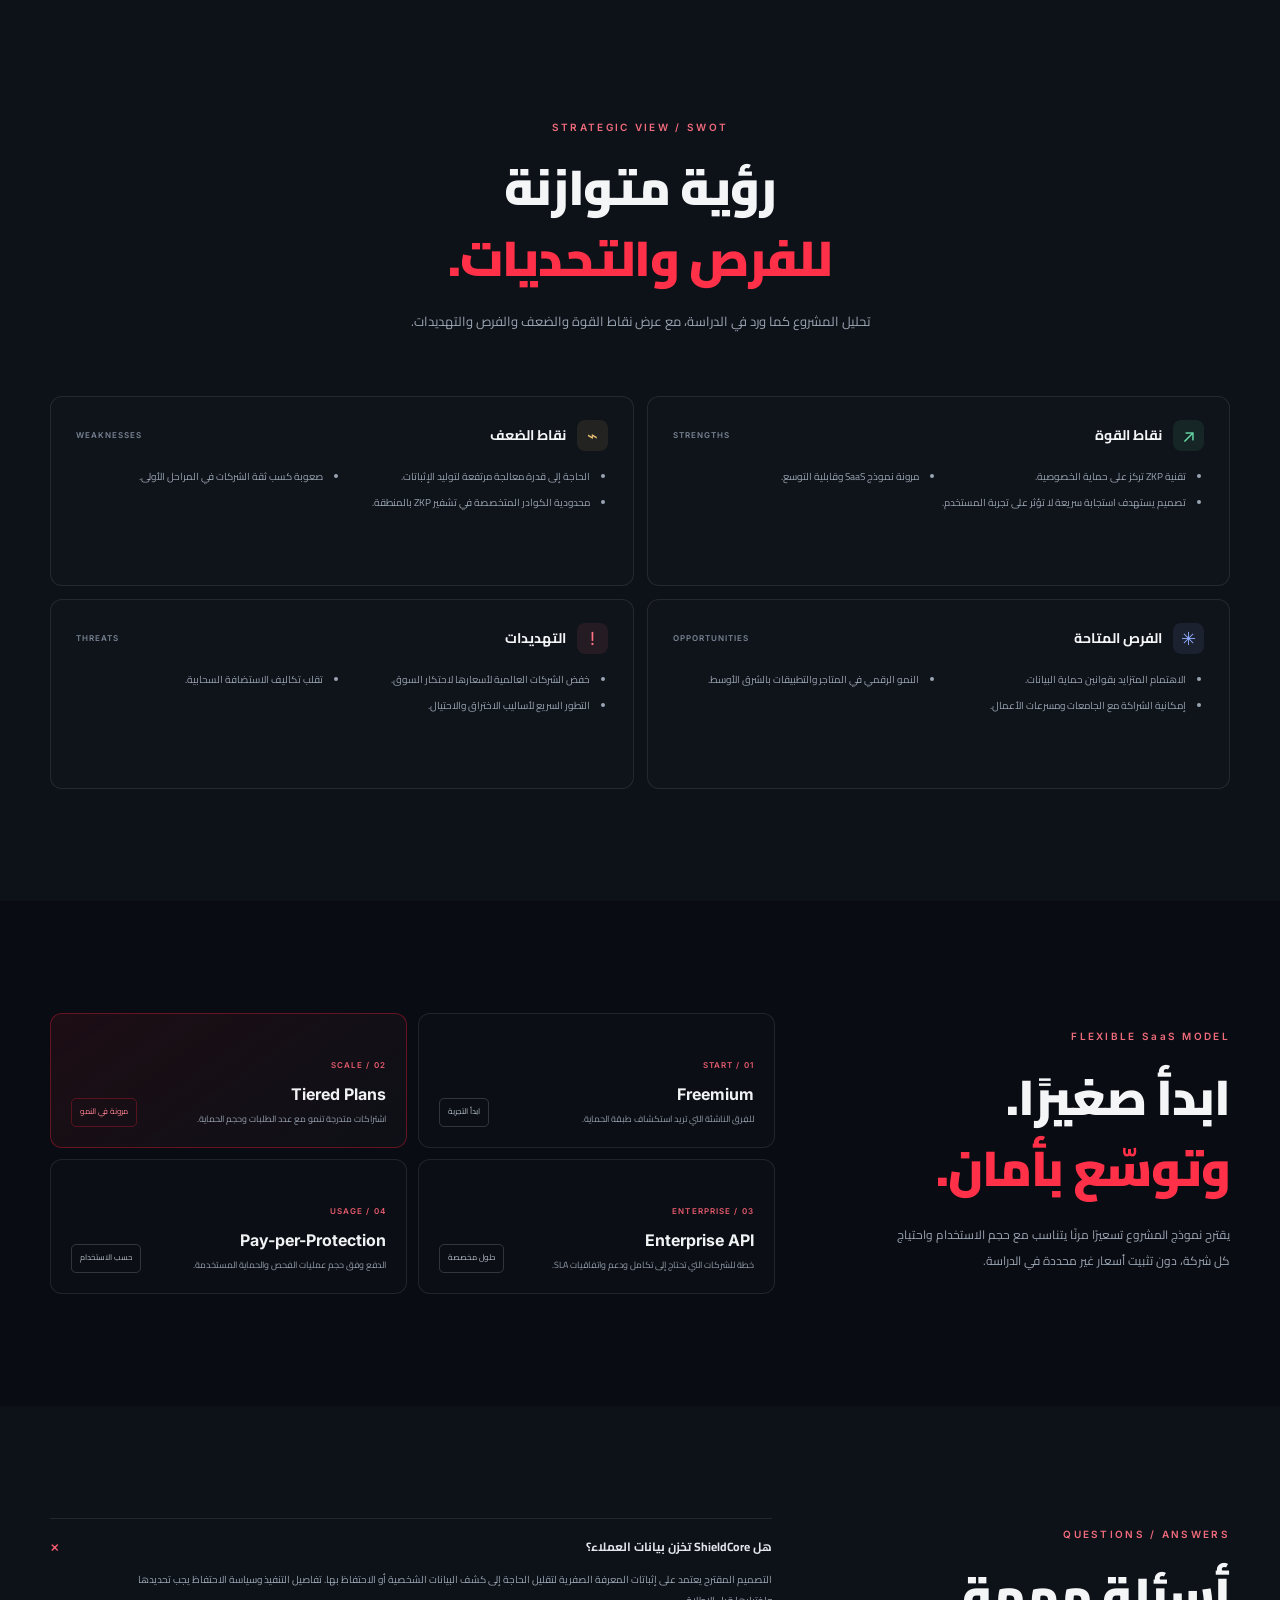
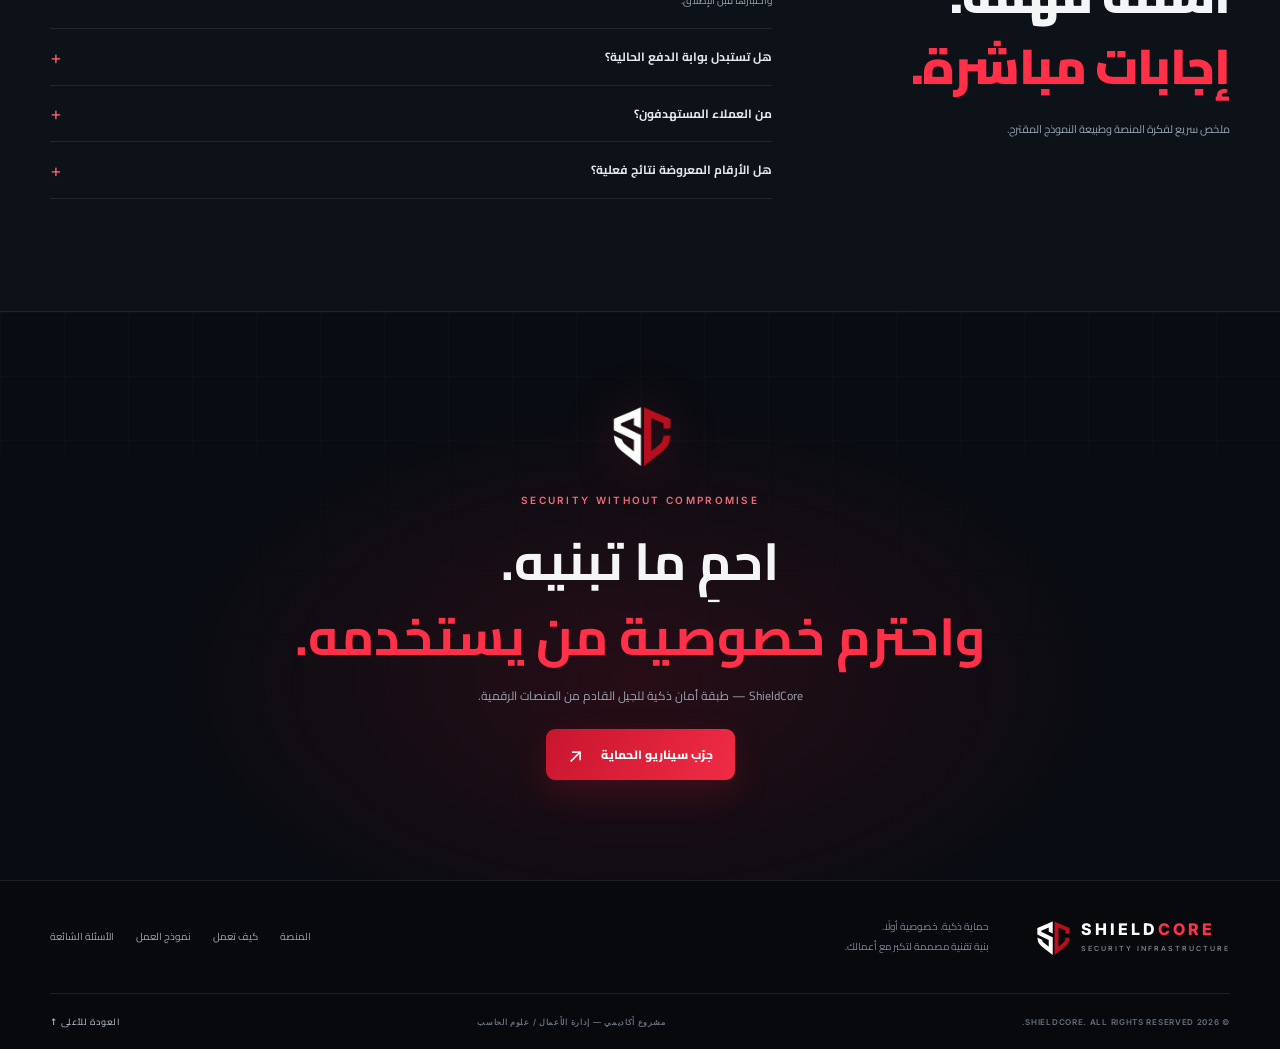
<file: website/landing-page/index.html>
<!doctype html>
<html lang="ar" dir="rtl">
<head>
  <meta charset="utf-8">
  <meta name="viewport" content="width=device-width, initial-scale=1">
  <meta name="theme-color" content="#07090d">
  <meta name="description" content="ShieldCore — بوابة API ذكية لمكافحة الاحتيال الرقمي، وتحليل السلوكيات المشبوهة، وحماية الخصوصية بإثباتات المعرفة الصفرية.">
  <meta property="og:title" content="ShieldCore | الحماية تبدأ من جوهر المعاملة">
  <meta property="og:description" content="أمان لحظي للمعاملات الرقمية. خصوصية بلا تنازل. بنية B2B API Gateway مصممة للشركات الناشئة والمنصات الرقمية.">
  <meta property="og:type" content="website">
  <title>ShieldCore | الحماية تبدأ من جوهر المعاملة</title>
  <link rel="icon" type="image/png" href="../assets/shieldcore-mark.png">
  <link rel="preconnect" href="https://fonts.googleapis.com">
  <link rel="preconnect" href="https://fonts.gstatic.com" crossorigin>
  <link href="https://fonts.googleapis.com/css2?family=Cairo:wght@400;500;600;700;800;900&family=Inter:wght@400;500;600;700;800&display=swap" rel="stylesheet">
  
</head>
<body>
  <div class="page-noise" aria-hidden="true"></div>
  <div class="scroll-progress" id="scrollProgress" aria-hidden="true"></div>

  <header class="site-header" id="top">
    <div class="container nav-wrap">
      <a class="brand" href="#top" aria-label="ShieldCore - الصفحة الرئيسية">
        <img src="../assets/shieldcore-mark.png" alt="" class="brand-mark">
        <span class="brand-word">SHIELD<span>CORE</span><small>SECURITY INFRASTRUCTURE</small></span>
      </a>
      <button class="menu-toggle" id="menuToggle" aria-label="فتح القائمة" aria-expanded="false"><span></span><span></span></button>
      <nav class="main-nav" id="mainNav" aria-label="التنقل الرئيسي">
        <a href="#platform">المنصة</a>
        <a href="#how">كيف تعمل</a>
        <a href="#industries">القطاعات</a>
        <a href="#business">نموذج العمل</a>
        <a href="#resilience">الاستمرارية</a>
      </nav>
      <a class="nav-cta" href="#demo">جرّب المحاكاة <span>↗</span></a>
    </div>
  </header>

  <main>
    <section class="hero section-shell" id="hero">
      <div class="hero-grid"></div>
      <div class="hero-glow glow-one"></div><div class="hero-glow glow-two"></div>
      <div class="container hero-layout">
        <div class="hero-copy reveal">
          <div class="eyebrow"><span class="pulse-dot"></span> طبقة أمان ذكية للمعاملات الرقمية <b>B2B API</b></div>
          <h1>الحماية تبدأ من<br><em>جوهر المعاملة.</em></h1>
          <p class="hero-lead">أوقف الاحتيال قبل أن يتحول إلى خسارة. ShieldCore تمنح منصتك طبقة حماية ذكية تجمع بين تحليل السلوك وإثباتات المعرفة الصفرية، دون التضحية بخصوصية المستخدم.</p>
          <div class="hero-actions">
            <a class="btn btn-primary" href="#demo">استكشف المحاكاة <span>↗</span></a>
            <a class="btn btn-ghost" href="#platform"><span class="play-icon">▷</span> اكتشف المنصة</a>
          </div>
          <div class="hero-proof">
            <div class="proof-avatars"><i>SC</i><i>API</i><i>ZK</i></div>
            <div><strong>أمان بدون بيانات شخصية</strong><small>Privacy-first by design</small></div>
            <div class="proof-divider"></div>
            <div><strong>مصممة للتوسع</strong><small>Built for growing teams</small></div>
          </div>
        </div>

        <div class="hero-visual reveal delay-2" aria-label="تصور بصري لمنظومة ShieldCore">
          <div class="visual-orbit orbit-a"></div><div class="visual-orbit orbit-b"></div>
          <div class="orbit-tag tag-a"><span class="tiny-dot red"></span> BEHAVIOR ENGINE</div>
          <div class="orbit-tag tag-b"><span class="tiny-dot"></span> ZERO-KNOWLEDGE</div>
          <div class="orbit-tag tag-c"><span class="tiny-dot green"></span> REAL-TIME CHECK</div>
          <div class="hero-shield-wrap">
            <div class="shield-ring ring-outer"></div><div class="shield-ring ring-inner"></div>
            <div class="shield-core"><img src="../assets/shieldcore-mark.png" alt="رمز ShieldCore"></div>
            <div class="shield-scan"></div>
          </div>
          <div class="signal signal-1"></div><div class="signal signal-2"></div><div class="signal signal-3"></div>
          <div class="visual-caption"><span class="live-indicator"></span><div><b>SHIELDCORE ENGINE</b><small>Security layer active · Concept visualization</small></div><span class="caption-arrow">↗</span></div>
        </div>
      </div>
      <div class="container hero-bottom"><span>SECURE EVERY REQUEST</span><div class="hero-line"></div><span>PROTECT EVERY IDENTITY</span><div class="hero-line"></div><span>KEEP DATA PRIVATE</span></div>
    </section>

    <section class="signal-strip" aria-label="مميزات المنصة">
      <div class="container signal-strip-inner">
        <span><b>01</b> كشف السلوكيات المشبوهة</span><i></i>
        <span><b>02</b> إثباتات معرفة صفرية</span><i></i>
        <span><b>03</b> بوابة API مصغرة</span><i></i>
        <span><b>04</b> استجابة لحظية</span>
      </div>
    </section>

    <section class="section section-problem" id="platform">
      <div class="container">
        <div class="section-heading split-heading reveal">
          <div><span class="section-kicker">THE CHALLENGE / THE RESPONSE</span><h2>التهديد يتطور.<br><em>ودفاعك يجب أن يسبقه.</em></h2></div>
          <p>الشركات الرقمية لا تحتاج إلى تعقيد أمني إضافي؛ بل إلى طبقة حماية ذكية تعمل بجانب أنظمتها، وتقلل مخاطر الاحتيال دون تخزين بيانات المستخدمين.</p>
        </div>
        <div class="problem-grid">
          <article class="problem-card reveal">
            <div class="card-topline"><span class="card-index">01 / THREATS</span><span class="card-symbol danger">!</span></div>
            <h3>هجمات تتخفّى خلف الطلبات الطبيعية</h3>
            <p>محاولات الاستيلاء على الحسابات، الاحتيال في البطاقات، وهجمات حجب الخدمة قد تبدو كأنها حركة استخدام عادية.</p>
            <div class="threat-list"><span>Credential Stuffing</span><span>Card Fraud</span><span>DDoS Attacks</span></div>
          </article>
          <article class="problem-card solution-card reveal delay-1">
            <div class="card-topline"><span class="card-index">02 / SHIELDCORE</span><span class="card-symbol safe">✓</span></div>
            <h3>طبقة حماية واحدة. رؤية أوضح.</h3>
            <p>بوابة B2B API تفحص نمط المعاملة وتتحقق من سلامتها باستخدام إثباتات تشفيرية، ثم تمرر قرارًا واضحًا إلى نظامك.</p>
            <div class="threat-list"><span>Behavior Analysis</span><span>Zero-Knowledge Proofs</span><span>API Gateway</span></div>
          </article>
          <article class="problem-card reveal delay-2">
            <div class="card-topline"><span class="card-index">03 / PRIVACY</span><span class="card-symbol neutral">◈</span></div>
            <h3>تحقق من الهوية دون كشفها</h3>
            <p>الفكرة الأساسية: إثبات أن المعاملة تستوفي شروط التحقق، دون الحاجة إلى الاطلاع على الاسم أو بيانات البطاقة أو الاحتفاظ بها.</p>
            <div class="privacy-note"><span class="privacy-lock">⌑</span><span><b>ZERO DATA STORED</b><small>مبدأ تصميم يركز على تقليل البيانات</small></span></div>
          </article>
        </div>
      </div>
    </section>

    <section class="section section-how" id="how">
      <div class="container">
        <div class="section-heading center-heading reveal">
          <span class="section-kicker">HOW IT WORKS / 4 STEPS</span>
          <h2>رحلة المعاملة داخل <em>ShieldCore</em></h2>
          <p>مسار مفهوم من لحظة وصول الطلب إلى اتخاذ قرار الحماية، مع إبقاء البيانات الحساسة خارج نطاق التخزين.</p>
        </div>
        <div class="flow-track">
          <article class="flow-step reveal"><div class="flow-number">01</div><div class="flow-icon"><span>⇢</span></div><h3>استقبال الطلب</h3><p>تصل المعاملة إلى بوابة API قبل اعتمادها داخل التطبيق أو المتجر.</p><small>API REQUEST</small></article>
          <div class="flow-connector"><span></span></div>
          <article class="flow-step reveal delay-1"><div class="flow-number">02</div><div class="flow-icon"><span>⌁</span></div><h3>تحليل السلوك</h3><p>فحص البصمة السلوكية واكتشاف الأنماط غير المعتادة ومؤشرات الخطر.</p><small>BEHAVIOR SCORING</small></article>
          <div class="flow-connector"><span></span></div>
          <article class="flow-step reveal delay-2"><div class="flow-number">03</div><div class="flow-icon"><span>◇</span></div><h3>إثبات تشفيري</h3><p>استخدام منطق Zero-Knowledge للتحقق من الشروط دون كشف البيانات الأصلية.</p><small>ZK VERIFICATION</small></article>
          <div class="flow-connector"><span></span></div>
          <article class="flow-step reveal delay-3"><div class="flow-number">04</div><div class="flow-icon"><span>✓</span></div><h3>قرار الحماية</h3><p>تمرير المعاملة أو وضعها للمراجعة أو منعها وفق نتيجة الفحص.</p><small>ALLOW / REVIEW / BLOCK</small></article>
        </div>
        <div class="architecture-note reveal"><div class="note-icon">i</div><p><b>ملاحظة هندسية:</b> هذا المسار يشرح التصور المعماري للمشروع كما ورد في التقرير، وليس وصفًا لخدمة إنتاجية متصلة حاليًا.</p></div>
      </div>
    </section>

    <section class="section section-metrics" id="impact">
      <div class="container metrics-shell">
        <div class="metrics-intro reveal"><span class="section-kicker">PROJECT TARGETS / KPIs</span><h2>مؤشرات أداء<br><em>تُقاس بالأثر.</em></h2><p>القيم التالية هي المستهدفات المذكورة في تقرير المشروع، وتحتاج إلى اختبار عملي وقياس مستقل قبل اعتمادها كنتائج فعلية.</p><a href="#business" class="text-link">افهم نموذج القيمة <span>↗</span></a></div>
        <div class="metrics-grid">
          <article class="metric-card reveal"><div class="metric-label">FRAUD BLOCK RATE <span>01</span></div><div class="metric-value"><strong data-count="99.4" data-decimals="1">0</strong><small>%</small></div><p>مستهدف منع الاحتيال</p><div class="metric-bar"><i style="--bar:99.4%"></i></div></article>
          <article class="metric-card reveal delay-1"><div class="metric-label">API LATENCY <span>02</span></div><div class="metric-value"><strong data-count="12" data-prefix="&lt;">0</strong><small>ms</small></div><p>زمن استجابة مستهدف أقل من 12 مللي ثانية</p><div class="metric-bar"><i style="--bar:76%"></i></div></article>
          <article class="metric-card reveal delay-2"><div class="metric-label">CUSTOMER ROI <span>03</span></div><div class="metric-value"><strong data-count="42">0</strong><small>%</small></div><p>توفير مستهدف في التكاليف</p><div class="metric-bar"><i style="--bar:42%"></i></div></article>
          <article class="metric-card metric-card-wide reveal delay-3"><div class="metric-label">FRAUD LOSS REDUCTION <span>VALUE PROPOSITION</span></div><div class="metric-wide-content"><div class="metric-value"><strong data-count="85">0</strong><small>%</small></div><p>تخفيض مستهدف لخسائر النصب وفق عرض القيمة في التقرير.</p></div><div class="metric-bar"><i style="--bar:85%"></i></div></article>
        </div>
      </div>
    </section>

    <section class="section section-demo" id="demo">
      <div class="container demo-layout">
        <div class="demo-copy reveal"><span class="section-kicker">INTERACTIVE PLAYGROUND</span><h2>شاهد الحماية<br><em>وهي تتخذ القرار.</em></h2><p>جرّب سيناريوهين توضيحيين: معاملة طبيعية، ومحاولة تحمل مؤشرات احتيال. المحاكاة تشرح الفكرة فقط، ولا تتصل بمحرك أمني حقيقي.</p><div class="demo-legend"><span><i class="legend-dot green"></i> معاملة سليمة</span><span><i class="legend-dot red"></i> نشاط مشبوه</span></div></div>
        <div class="demo-console reveal delay-1">
          <div class="console-header"><div class="console-title"><span class="console-lights"><i></i><i></i><i></i></span><b>SHIELDCORE / LIVE SIMULATOR</b></div><span class="console-state"><i></i> DEMO MODE</span></div>
          <div class="console-body">
            <div class="console-meta"><span>TRANSACTION INSPECTOR</span><span id="transactionId">TXN_8F2A91</span></div>
            <div class="transaction-card"><div class="transaction-avatar" id="transactionAvatar">✓</div><div class="transaction-info"><b id="transactionName">عملية شراء إلكترونية</b><small id="transactionDetail">سلوك معتاد · جهاز موثوق · نمط متوافق</small></div><div class="transaction-amount" id="transactionAmount">EGP 1,250</div></div>
            <div class="analysis-list" id="analysisList">
              <div class="analysis-row"><span class="analysis-icon">⌁</span><span>تحليل البصمة السلوكية</span><b class="analysis-result good">NORMAL</b></div>
              <div class="analysis-row"><span class="analysis-icon">◇</span><span>التحقق التشفيري (ZKP)</span><b class="analysis-result good">VERIFIED</b></div>
              <div class="analysis-row"><span class="analysis-icon">◉</span><span>درجة المخاطر</span><b class="analysis-result good">LOW · 08/100</b></div>
            </div>
            <div class="decision-panel" id="decisionPanel"><span class="decision-icon">✓</span><div><small>FINAL DECISION</small><b id="decisionTitle">تم السماح بالمعاملة</b><span id="decisionDescription">لا توجد مؤشرات خطر واضحة في هذا السيناريو.</span></div><strong id="decisionBadge">ALLOW</strong></div>
            <div class="console-actions"><button class="scenario-btn active" data-scenario="safe" type="button">معاملة سليمة <span>↗</span></button><button class="scenario-btn danger-btn" data-scenario="risk" type="button">محاولة احتيال <span>↗</span></button></div>
            <div class="console-foot"><span><i></i> SIMULATED DATA</span><span>NO PERSONAL DATA</span></div>
          </div>
        </div>
      </div>
    </section>

    <section class="section section-industries" id="industries">
      <div class="container">
        <div class="section-heading split-heading reveal"><div><span class="section-kicker">WHO WE PROTECT</span><h2>مبنية لمنصات<br><em>تتحرك بسرعة.</em></h2></div><p>يركز نموذج ShieldCore على الشركات التي تعتمد على المعاملات الرقمية وتحتاج إلى حماية قابلة للدمج والتوسع.</p></div>
        <div class="industry-grid">
          <article class="industry-card reveal"><div class="industry-number">01</div><div class="industry-icon">▤</div><h3>التجارة الإلكترونية</h3><p>حماية عمليات الشراء والحسابات من محاولات الاستيلاء والاحتيال في المدفوعات.</p><span>E-COMMERCE</span></article>
          <article class="industry-card reveal delay-1"><div class="industry-number">02</div><div class="industry-icon">⌁</div><h3>التكنولوجيا المالية</h3><p>طبقة فحص إضافية للتطبيقات المالية المصغرة والمعاملات الحساسة.</p><span>FINTECH</span></article>
          <article class="industry-card reveal delay-2"><div class="industry-number">03</div><div class="industry-icon">⌘</div><h3>شركات البرمجيات</h3><p>إضافة قدرات الأمان إلى منتجات العملاء عبر API وحزم SDK قابلة لإعادة الاستخدام.</p><span>SOFTWARE AGENCIES</span></article>
        </div>
      </div>
    </section>

    <section class="section section-business" id="business">
      <div class="container">
        <div class="section-heading center-heading reveal"><span class="section-kicker">BUSINESS MODEL CANVAS</span><h2>نموذج عمل <em>قابل للنمو.</em></h2><p>هيكل B2B SaaS يربط البنية التقنية بعرض قيمة واضح وقنوات توزيع وإيرادات متكررة.</p></div>
        <div class="business-grid">
          <article class="business-card large-card reveal"><span class="business-icon">✳</span><small>VALUE PROPOSITION</small><h3>القيمة المضافة</h3><ul><li>حماية سيبرانية عبر API في سطر برمجي واحد.</li><li>تقليل جمع البيانات الحساسة ومخاطر الاحتفاظ بها.</li><li>خفض خسائر الاحتيال المستهدفة وفق التقرير.</li></ul></article>
          <article class="business-card reveal delay-1"><span class="business-icon">◉</span><small>CUSTOMER SEGMENTS</small><h3>شرائح العملاء</h3><p>متاجر إلكترونية ناشئة، تطبيقات FinTech، وشركات تطوير البرمجيات.</p></article>
          <article class="business-card reveal delay-2"><span class="business-icon">⇢</span><small>CHANNELS</small><h3>قنوات التوزيع</h3><p>بوابة المطورين، SDKs وPlugins، ومحتوى تقني موجه للمؤسسين.</p></article>
          <article class="business-card reveal"><span class="business-icon">⌘</span><small>CUSTOMER RELATIONSHIPS</small><h3>علاقات العملاء</h3><p>توثيق تفاعلي، دعم هندسي باتفاقيات SLA، ولوحة تحكم لتحليل التهديدات.</p></article>
          <article class="business-card reveal delay-1"><span class="business-icon">↗</span><small>REVENUE STREAMS</small><h3>مصادر الإيرادات</h3><p>اشتراكات شهرية Freemium/Tiered، خطط Enterprise API، والدفع حسب حجم الحماية.</p></article>
          <article class="business-card reveal delay-2"><span class="business-icon">◈</span><small>KEY RESOURCES</small><h3>الموارد الرئيسية</h3><p>خوادم معالجة موزعة، قواعد أنماط احتيال محدثة، وفريق أمن وتشغيل.</p></article>
          <article class="business-card reveal"><span class="business-icon">⚙</span><small>KEY ACTIVITIES & PARTNERS</small><h3>التشغيل والشراكات المستهدفة</h3><p>تطوير البصمة السلوكية، تحديث الأمان، وبناء علاقات مع مزودي السحابة والحاضنات وبوابات الدفع.</p></article>
        </div>
        <div class="business-footnote reveal"><span>+</span><p><b>هيكل التكاليف:</b> الخوادم والتشفير السحابي، رواتب الدعم الهندسي، وتكلفة اكتساب العملاء (CAC).</p></div>
      </div>
    </section>

    <section class="section section-resilience" id="resilience">
      <div class="container resilience-layout">
        <div class="resilience-copy reveal"><span class="section-kicker">RESILIENCE / DISASTER RECOVERY</span><h2>الأمان ليس منع الهجوم فقط.<br><em>بل الاستمرار بعده.</em></h2><p>خطة الاستجابة للطوارئ في التقرير تضع سيناريوهات انقطاع الخادم وهجمات حجب الخدمة ضمن أولويات استمرارية المنصة.</p><div class="resilience-stat"><strong>0.2<span>s</span></strong><div><b>هدف التحويل للخادم البديل</b><small>Multi-Region Failover · حسب خطة المشروع</small></div></div></div>
        <div class="resilience-cards">
          <article class="recovery-card reveal delay-1"><div class="recovery-top"><span class="recovery-icon">⌁</span><span class="severity medium">MEDIUM / EMERGENCY</span></div><small>SCENARIO 01</small><h3>توقف الخادم الرئيسي</h3><p>قد تتوقف طلبات فحص API مؤقتًا. تستجيب الخطة بنسخ احتياطي تلقائي وتحويل العمل إلى خادم بديل عبر Multi-Region Failover.</p><div class="recovery-flow"><span>PRIMARY</span><i>→</i><span class="active-node">BACKUP REGION</span></div></article>
          <article class="recovery-card recovery-danger reveal delay-2"><div class="recovery-top"><span class="recovery-icon">⚡</span><span class="severity high">HIGH RISK</span></div><small>SCENARIO 02</small><h3>هجمات حجب الخدمة DDoS</h3><p>تُفعّل محددات المعدل تلقائيًا (Rate Limiting)، مع عزل مصادر الطلبات المشبوهة للحد من إغراق المنصة.</p><div class="recovery-flow"><span>RATE LIMIT</span><i>→</i><span class="active-node">AUTO ISOLATION</span></div></article>
        </div>
      </div>
    </section>

    <section class="section section-swot" id="strategy">
      <div class="container">
        <div class="section-heading center-heading reveal"><span class="section-kicker">STRATEGIC VIEW / SWOT</span><h2>رؤية متوازنة<br><em>للفرص والتحديات.</em></h2><p>تحليل المشروع كما ورد في الدراسة، مع عرض نقاط القوة والضعف والفرص والتهديدات.</p></div>
        <div class="swot-grid">
          <article class="swot-card strength reveal"><div class="swot-title"><span>↗</span><b>نقاط القوة</b><small>STRENGTHS</small></div><ul><li>تقنية ZKP تركز على حماية الخصوصية.</li><li>مرونة نموذج SaaS وقابلية التوسع.</li><li>تصميم يستهدف استجابة سريعة لا تؤثر على تجربة المستخدم.</li></ul></article>
          <article class="swot-card weakness reveal delay-1"><div class="swot-title"><span>⌁</span><b>نقاط الضعف</b><small>WEAKNESSES</small></div><ul><li>الحاجة إلى قدرة معالجة مرتفعة لتوليد الإثباتات.</li><li>صعوبة كسب ثقة الشركات في المراحل الأولى.</li><li>محدودية الكوادر المتخصصة في تشفير ZKP بالمنطقة.</li></ul></article>
          <article class="swot-card opportunity reveal delay-2"><div class="swot-title"><span>✳</span><b>الفرص المتاحة</b><small>OPPORTUNITIES</small></div><ul><li>الاهتمام المتزايد بقوانين حماية البيانات.</li><li>النمو الرقمي في المتاجر والتطبيقات بالشرق الأوسط.</li><li>إمكانية الشراكة مع الجامعات ومسرعات الأعمال.</li></ul></article>
          <article class="swot-card threat reveal delay-3"><div class="swot-title"><span>!</span><b>التهديدات</b><small>THREATS</small></div><ul><li>خفض الشركات العالمية لأسعارها لاحتكار السوق.</li><li>تقلب تكاليف الاستضافة السحابية.</li><li>التطور السريع لأساليب الاختراق والاحتيال.</li></ul></article>
        </div>
      </div>
    </section>

    <section class="section section-pricing" id="pricing">
      <div class="container pricing-layout">
        <div class="pricing-copy reveal"><span class="section-kicker">FLEXIBLE SaaS MODEL</span><h2>ابدأ صغيرًا.<br><em>وتوسّع بأمان.</em></h2><p>يقترح نموذج المشروع تسعيرًا مرنًا يتناسب مع حجم الاستخدام واحتياج كل شركة، دون تثبيت أسعار غير محددة في الدراسة.</p></div>
        <div class="pricing-options">
          <article class="pricing-card reveal"><div><small>01 / START</small><h3>Freemium</h3><p>للفِرق الناشئة التي تريد استكشاف طبقة الحماية.</p></div><span class="pricing-tag">ابدأ التجربة</span></article>
          <article class="pricing-card featured-price reveal delay-1"><div><small>02 / SCALE</small><h3>Tiered Plans</h3><p>اشتراكات متدرجة تنمو مع عدد الطلبات وحجم الحماية.</p></div><span class="pricing-tag">مرونة في النمو</span></article>
          <article class="pricing-card reveal delay-2"><div><small>03 / ENTERPRISE</small><h3>Enterprise API</h3><p>خطة للشركات التي تحتاج إلى تكامل ودعم واتفاقيات SLA.</p></div><span class="pricing-tag">حلول مخصصة</span></article>
          <article class="pricing-card reveal delay-3"><div><small>04 / USAGE</small><h3>Pay-per-Protection</h3><p>الدفع وفق حجم عمليات الفحص والحماية المستخدمة.</p></div><span class="pricing-tag">حسب الاستخدام</span></article>
        </div>
      </div>
    </section>

    <section class="section section-faq" id="faq">
      <div class="container faq-layout">
        <div class="section-heading reveal"><span class="section-kicker">QUESTIONS / ANSWERS</span><h2>أسئلة مهمة.<br><em>إجابات مباشرة.</em></h2><p>ملخص سريع لفكرة المنصة وطبيعة النموذج المقترح.</p></div>
        <div class="faq-list reveal delay-1">
          <details open><summary>هل ShieldCore تخزن بيانات العملاء؟<span>+</span></summary><p>التصميم المقترح يعتمد على إثباتات المعرفة الصفرية لتقليل الحاجة إلى كشف البيانات الشخصية أو الاحتفاظ بها. تفاصيل التنفيذ وسياسة الاحتفاظ يجب تحديدها واختبارها قبل الإطلاق.</p></details>
          <details><summary>هل تستبدل بوابة الدفع الحالية؟<span>+</span></summary><p>لا. الفكرة هي إضافة طبقة فحص عبر API بجانب النظام القائم، ويمكن تصميم التكامل مع مزودي الدفع والمنصات المستخدمة لدى العميل.</p></details>
          <details><summary>من العملاء المستهدفون؟<span>+</span></summary><p>المتاجر الإلكترونية الناشئة، تطبيقات الخدمات المالية المصغرة، وشركات تطوير البرمجيات التي تقدم حلولًا لعملائها.</p></details>
          <details><summary>هل الأرقام المعروضة نتائج فعلية؟<span>+</span></summary><p>لا. الأرقام المعروضة هي مستهدفات ومؤشرات مقترحة في تقرير المشروع، وليست نتائج منشورة لاختبارات تشغيلية أو اعتمادًا أمنيًا.</p></details>
        </div>
      </div>
    </section>

    <section class="closing-cta">
      <div class="cta-grid"></div><div class="container closing-inner reveal"><img src="../assets/shieldcore-mark.png" alt="" class="closing-mark"><span class="section-kicker">SECURITY WITHOUT COMPROMISE</span><h2>احمِ ما تبنيه.<br><em>واحترم خصوصية من يستخدمه.</em></h2><p>ShieldCore — طبقة أمان ذكية للجيل القادم من المنصات الرقمية.</p><a href="#demo" class="btn btn-primary">جرّب سيناريو الحماية <span>↗</span></a></div>
    </section>
  </main>

  <footer class="site-footer">
    <div class="container footer-main">
      <a class="brand footer-brand" href="#top"><img src="../assets/shieldcore-mark.png" alt="" class="brand-mark"><span class="brand-word">SHIELD<span>CORE</span><small>SECURITY INFRASTRUCTURE</small></span></a>
      <p>حماية ذكية. خصوصية أولًا.<br>بنية تقنية مصممة لتكبر مع أعمالك.</p>
      <div class="footer-links"><a href="#platform">المنصة</a><a href="#how">كيف تعمل</a><a href="#business">نموذج العمل</a><a href="#faq">الأسئلة الشائعة</a></div>
    </div>
    <div class="container footer-bottom"><span>© <span id="currentYear">2026</span> SHIELDCORE. ALL RIGHTS RESERVED.</span><span>مشروع أكاديمي — إدارة الأعمال / علوم الحاسب</span><a href="#top">العودة للأعلى ↑</a></div>
  </footer>

  <div class="toast" id="toast" role="status" aria-live="polite"></div>
  <script src="loader.js" defer></script>
</body>
</html>
</file>
